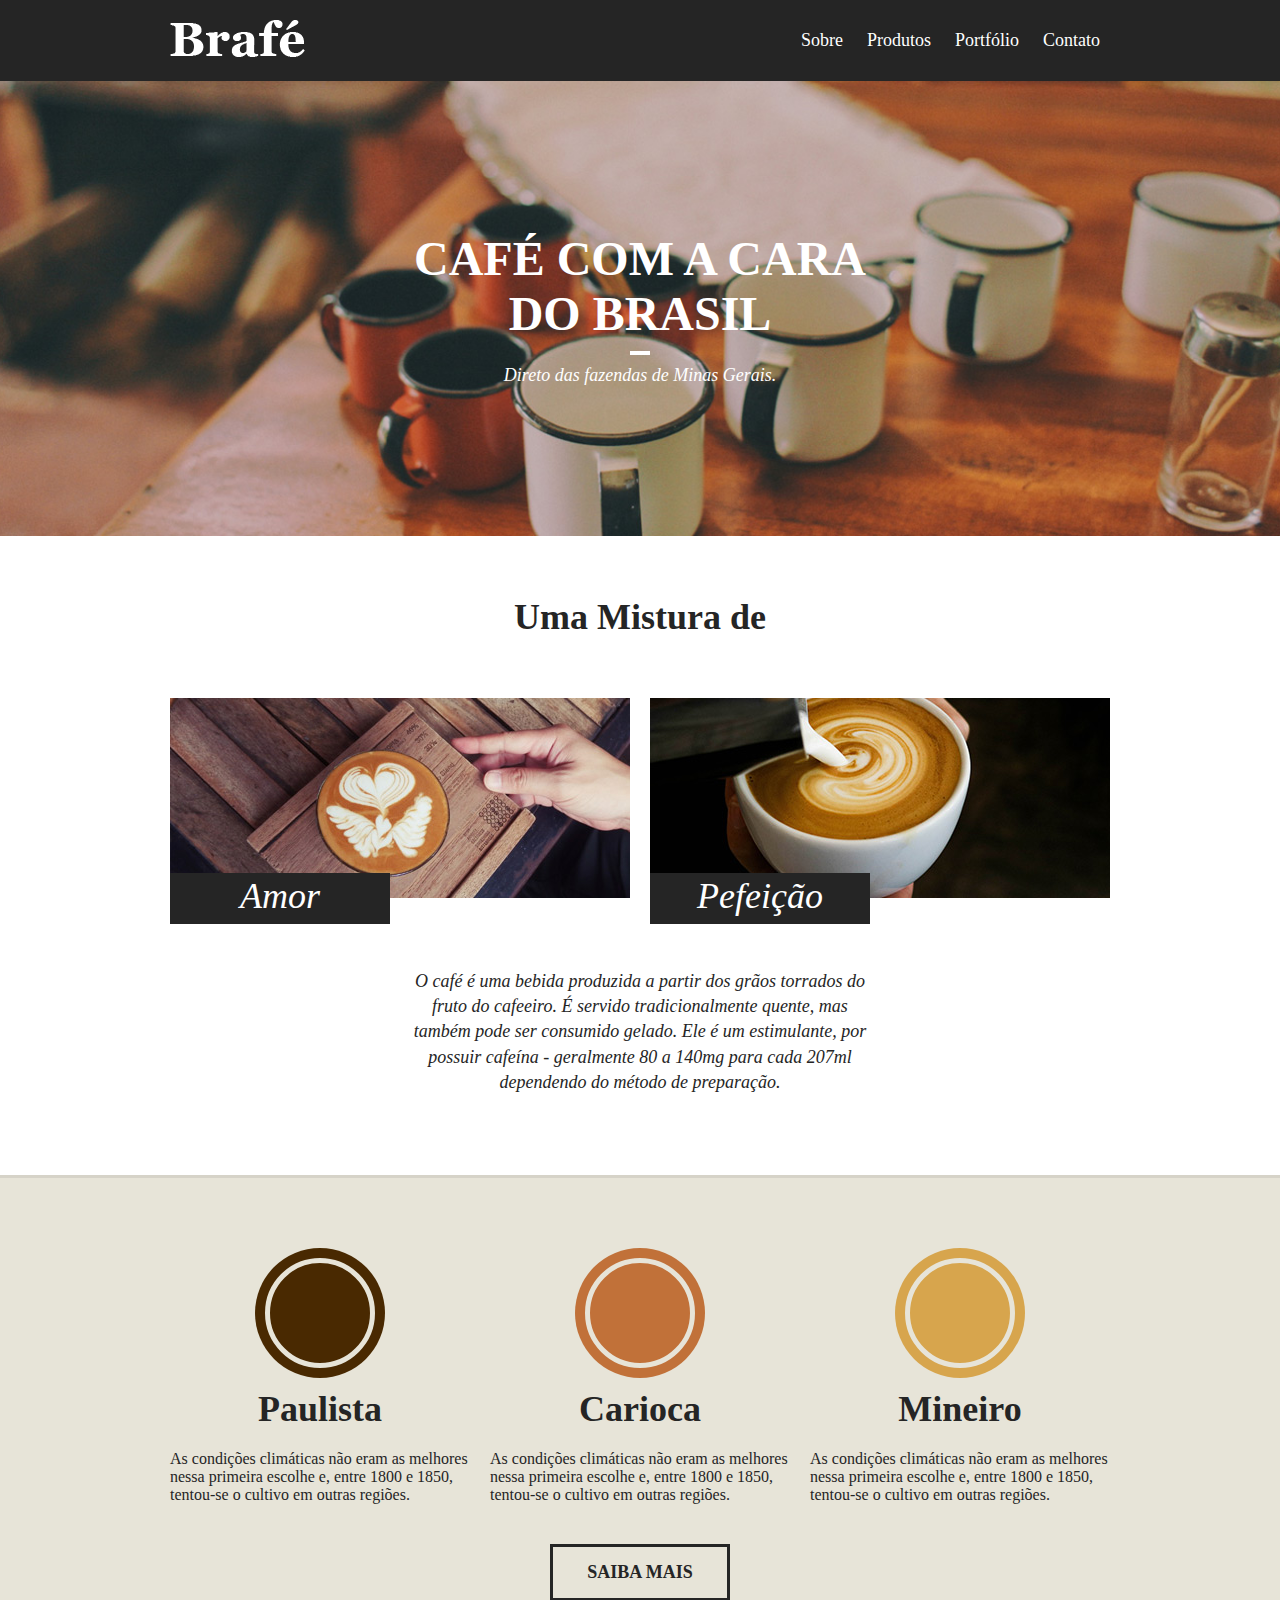
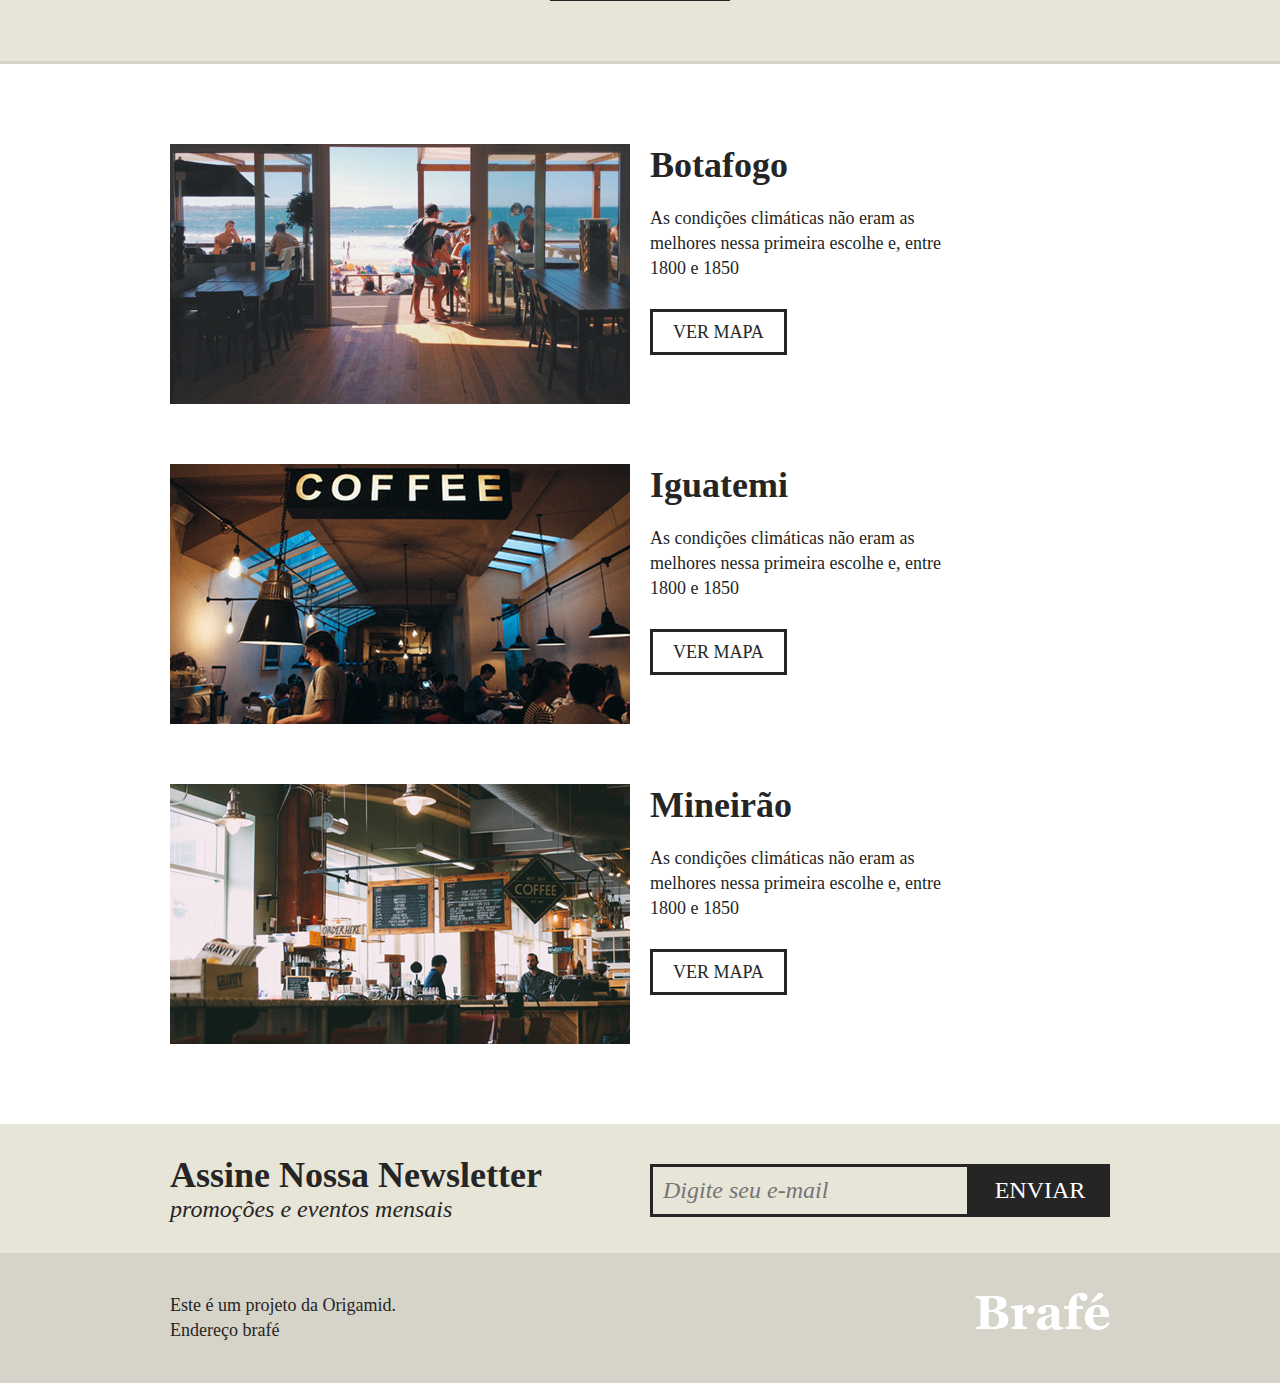
<file: index.html>
<!DOCTYPE html>
<html lang="pt-br">
<head>
  <meta charset="UTF-8">
  <meta name="viewport" content="width=device-width, initial-scale=1.0">
  <title>Brafé 1</title>

  <link rel="stylesheet" type="text/css" href="css/style.css">
</head>
<body>
  <header class="menu">
    <div class="menu-container">
      <a href="#" class="menu-logo"><img src="./img/brafe.png" alt="Brafé"></a>
      <nav class="menu-nav">
        <ul>
          <li><a href="#">Sobre</a></li>
          <li><a href="#">Produtos</a></li>
          <li><a href="#">Portfólio</a></li>
          <li><a href="#">Contato</a></li>
         </ul>
      </nav>
    </div>
  </header>

  <main class="intro">
    <h1>Café com a cara<br>do Brasil</h1>
    <p>Direto das fazendas de Minas Gerais.</p>
  </main>
  
  <section class="sobre">
    <h2> Uma Mistura de</h2>
    <div class="sobre-container">
      <div class="sobre-item">
        <img src="./img/cafe-1.jpg" alt="Brafé café 1">
        <h3>Amor</h3>
      </div>
      <div class="sobre-item">
        <img src="./img/cafe-2.jpg" alt="Brafé café 2">
        <h3>Pefeição</h3>
      </div>
    </div>
    <p>O café é uma bebida produzida a partir dos grãos torrados do fruto do cafeeiro. É servido tradicionalmente quente, mas também pode ser consumido gelado. Ele é um estimulante, por possuir cafeína - geralmente 80 a 140mg para cada 207ml dependendo do método de preparação.</p>
  </section>

  <section class="produtos">
    <div class="produtos-container">
      <div class="produtos-item">
        <h2 class="produtos-paulista">Paulista</h2>
        <p>As condições climáticas não eram as melhores nessa primeira escolhe e, entre 1800 e 1850, tentou-se o cultivo em outras regiões.</p>
      </div>
      
      <div class="produtos-item">
        <h2 class="produtos-carioca">Carioca</h2>
        <p>As condições climáticas não eram as melhores nessa primeira escolhe e, entre 1800 e 1850, tentou-se o cultivo em outras regiões.</p>
      </div>

      <div class="produtos-item">
        <h2 class="produtos-mineiro">Mineiro</h2>
        <p>As condições climáticas não eram as melhores nessa primeira escolhe e, entre 1800 e 1850, tentou-se o cultivo em outras regiões.</p>
      </div>
    </div>
    <a class="produtos-btn" href="#">Saiba Mais</a>
  </section>

  <section class="locais">
    <div class="locais-item">
      <img src="./img/botafogo.jpg" alt="Unidade Brafé Botafogo">
      <div>
        <h2>Botafogo</h2>
        <p>As condições climáticas não eram as melhores nessa primeira escolhe e, entre 1800 e 1850</p>
        <a href="#">Ver mapa</a>
      </div>
    </div>

    <div class="locais-item">
      <img src="./img/iguatemi.jpg" alt="Unidade Brafé Iguatemi">
      <div>
        <h2>Iguatemi</h2>
        <p>As condições climáticas não eram as melhores nessa primeira escolhe e, entre 1800 e 1850</p>
        <a href="#">Ver mapa</a>
      </div>
    </div>

    <div class="locais-item">
      <img src="./img/mineirao.jpg" alt="Unidade Brafé Mineirão">
      <div>
        <h2>Mineirão</h2>
        <p>As condições climáticas não eram as melhores nessa primeira escolhe e, entre 1800 e 1850</p>
        <a href="#">Ver mapa</a>
      </div>
    </div>
  </section>

  <section class="assine">
    <div class="assine-container">
      <div class="assine-info">
        <h2>Assine Nossa Newsletter</h2>
        <p>promoções e eventos mensais</p>
      </div>

      <form>
        <label for="email">E-mail</label>
        <input type="text" name="email" id="email" placeholder="Digite seu e-mail">
        <button type="submit">Enviar</button>
      </form>
    </div>
  </section>

  <footer class="footer">
    <div class="footer-container">
      <p>Este é um projeto da Origamid.<br>
      Endereço brafé</p>
      <img src="./img/brafe.png" alt="Brafé">
    </div>
  </footer>

</body>
</html>
</file>
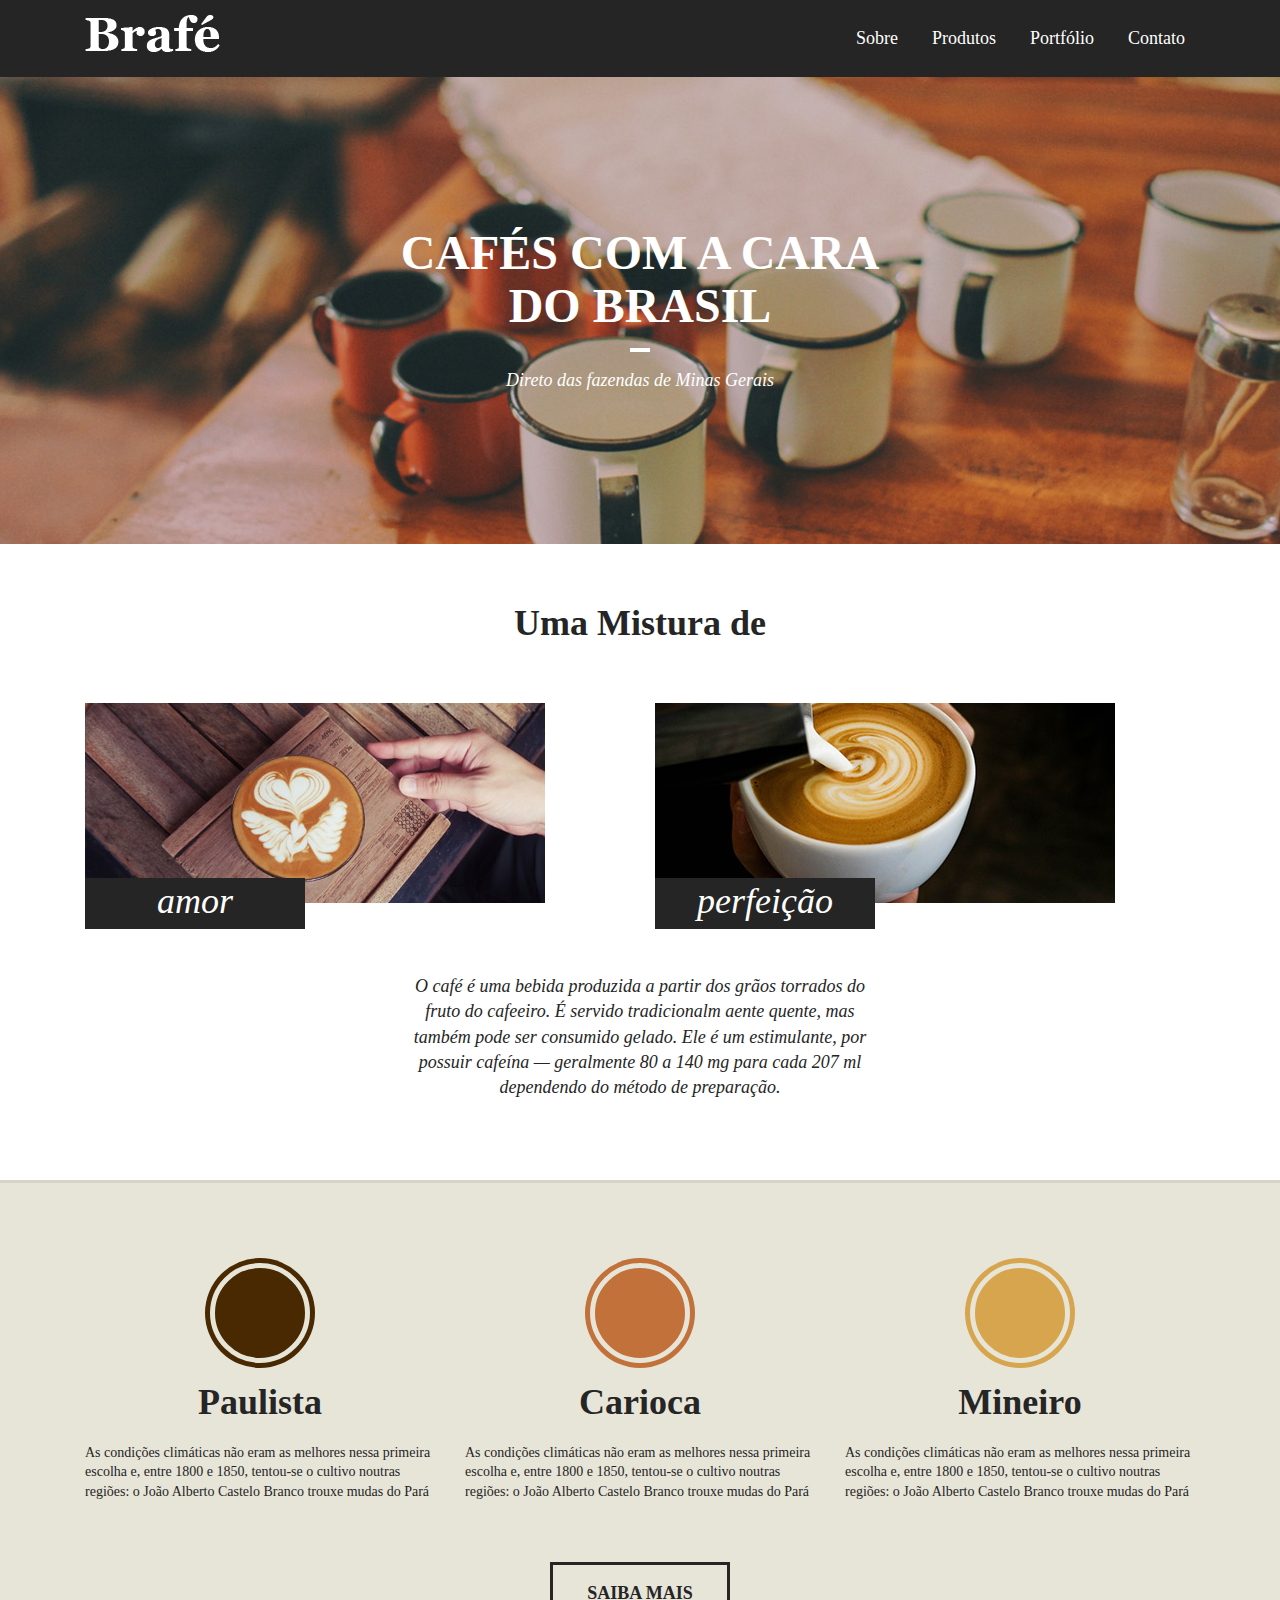
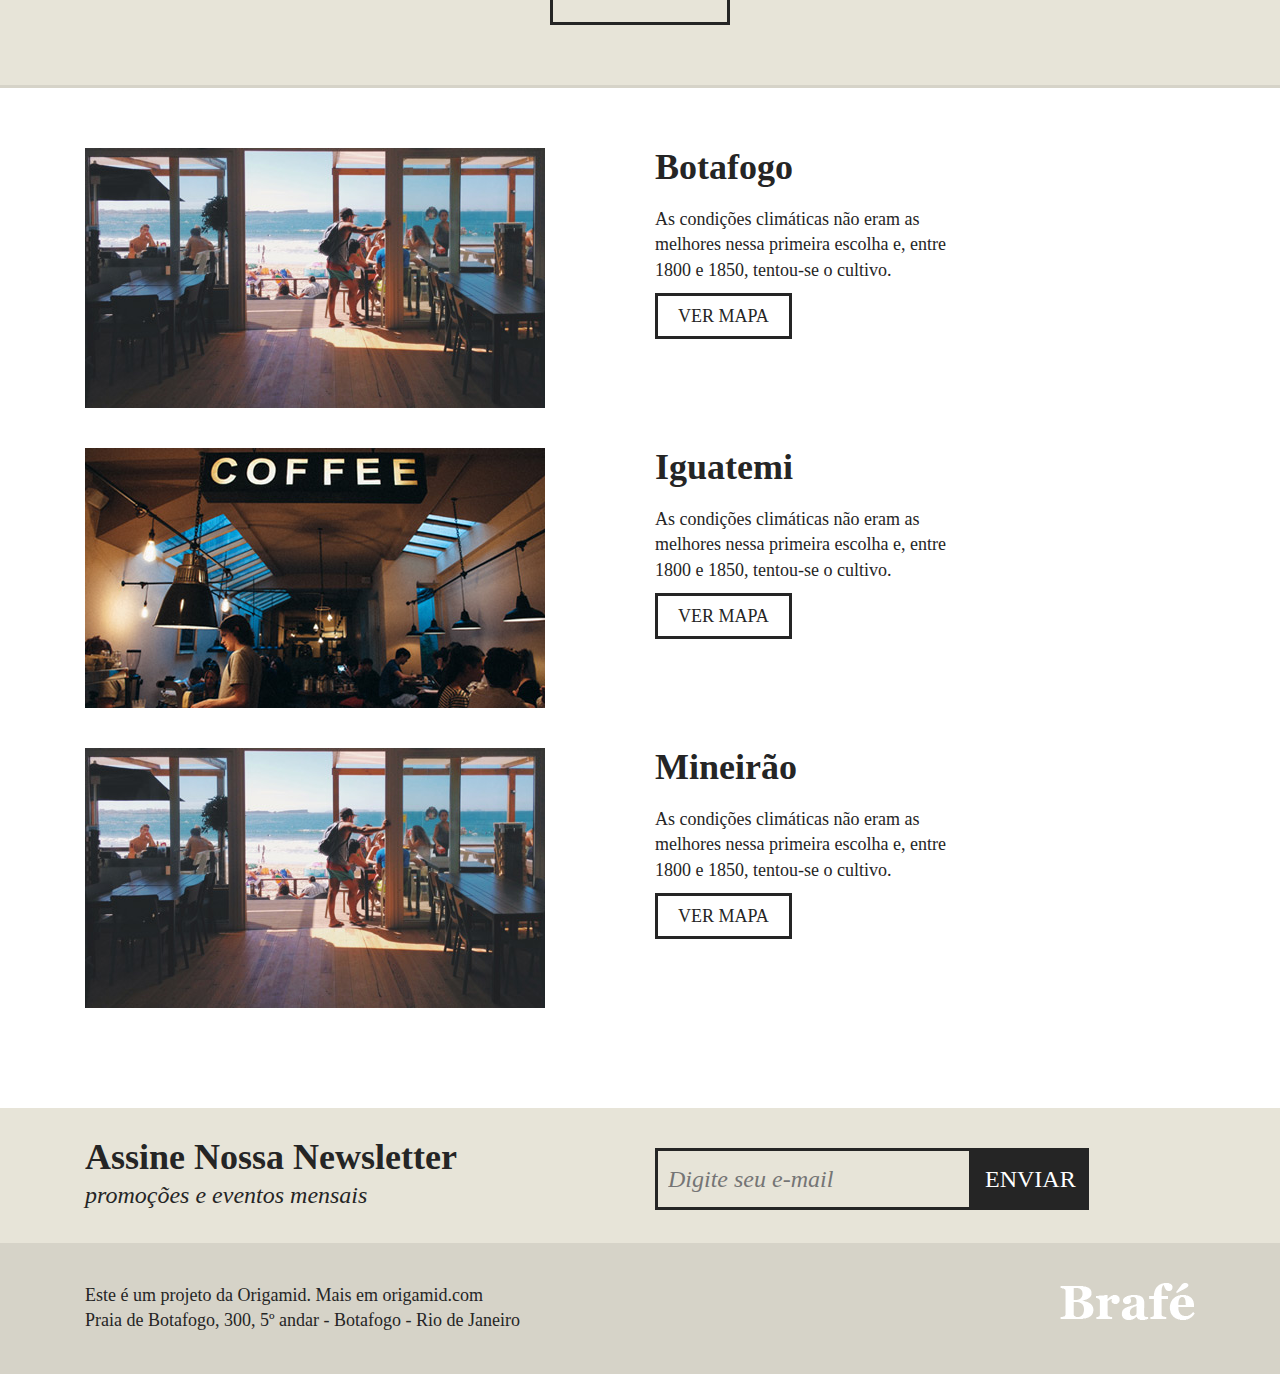
<file: brafe-1-bootstrap/index.html>
<!DOCTYPE html>
<html>
<head>
	<title>Brafé 1</title>
	<meta charset="utf-8">
	<meta name="viewport" content="width=device-width, initial-scale=1, shrink-to-fit=no">
	<link rel="stylesheet" type="text/css" href="css/bootstrap.min.css">
	<link rel="stylesheet" type="text/css" href="css/style.css">
</head>
<body>
	
	<header class="menu">
		<div class="container">
			<div class="row">
				<a class="menu-logo col-md-4" href="#"><img src="img/brafe.png" alt="Brafé"></a>	
				<nav class="menu-nav col-md-8">
					<ul>
						<li><a href="#">Sobre</a></li>
						<li><a href="#">Produtos</a></li>
						<li><a href="#">Portfólio</a></li>
						<li><a href="#">Contato</a></li>
					</ul>
				</nav>
			</div>
		</div>
	</header>
	
	<main class="intro">
		<h1>Cafés com a cara<br>do Brasil</h1>
		<p>Direto das fazendas de Minas Gerais</p>
	</main>
	
	<section class="sobre container">
		<h2>Uma Mistura de</h2>
		<div class="row">
			<div class="sobre-item col-sm">
				<img src="img/cafe-1.jpg">
				<h3>amor</h3>
			</div>
			<div class="sobre-item col-sm">
				<img src="img/cafe-2.jpg">
				<h3>perfeição</h3>
			</div>
		</div>
		<p>O café é uma bebida produzida a partir dos grãos torrados do fruto do cafeeiro. É servido tradicionalm
aente quente, mas também pode ser consumido gelado. Ele é um estimulante, por possuir cafeína — geralmente 80 a 140 mg para cada 207 ml dependendo do método de preparação.</p>
	</section>
	
	<section class="produtos">
		<div class="container">
			<div class="row">
				<div class="produtos-item col-sm">
					<h2 class="produtos-paulista">Paulista</h2>
					<p>As condições climáticas não eram as melhores nessa primeira escolha e, entre 1800 e 1850, tentou-se o cultivo noutras regiões: o João Alberto Castelo Branco trouxe mudas do Pará</p>
				</div>
				<div class="produtos-item col-sm">
					<h2 class="produtos-carioca">Carioca</h2>
					<p>As condições climáticas não eram as melhores nessa primeira escolha e, entre 1800 e 1850, tentou-se o cultivo noutras regiões: o João Alberto Castelo Branco trouxe mudas do Pará</p>
				</div>
				<div class="produtos-item col-sm">
					<h2 class="produtos-mineiro">Mineiro</h2>
					<p>As condições climáticas não eram as melhores nessa primeira escolha e, entre 1800 e 1850, tentou-se o cultivo noutras regiões: o João Alberto Castelo Branco trouxe mudas do Pará</p>
				</div>
			</div>
			<a class="produtos-btn" href="#">Saiba Mais</a>
		</div>
	</section>
	
	<section class="locais container">
		<div class="locais-item row">
			<div class="col-sm">
				<img src="img/botafogo.jpg" alt="Brafé unidade Botafogo">
			</div>
			<div class="col-sm">
				<h2>Botafogo</h2>
				<p>As condições climáticas não eram as melhores nessa primeira escolha e, entre 1800 e 1850, tentou-se o cultivo.</p>
				<a href="#">Ver Mapa</a>
			</div>
		</div>
		
		<div class="locais-item row">
			<div class="col-sm">
				<img src="img/iguatemi.jpg" alt="Brafé unidade Iguatemi">
			</div>
			<div class="col-sm">
				<h2>Iguatemi</h2>
				<p>As condições climáticas não eram as melhores nessa primeira escolha e, entre 1800 e 1850, tentou-se o cultivo.</p>
				<a href="#">Ver Mapa</a>
			</div>
		</div>
		
		<div class="locais-item row">
			<div class="col-sm">
				<img src="img/botafogo.jpg" alt="Brafé unidade Mineirão">
			</div>
			<div class="col-sm">
				<h2>Mineirão</h2>
				<p>As condições climáticas não eram as melhores nessa primeira escolha e, entre 1800 e 1850, tentou-se o cultivo.</p>
				<a href="#">Ver Mapa</a>
			</div>
		</div>
	
	</section>
	
	<section class="assine">
		<div class="container">
			<div class="row">
				<div class="assine-info col-sm">
					<h2>Assine Nossa Newsletter</h2>
					<p>promoções e eventos mensais</p>
				</div>
				<form class="col-sm">
					<label>E-mail</label>
					<input type="text" placeholder="Digite seu e-mail">
					<button type="submit">Enviar</button>
				</form>
			</div>
		</div>
	</section>
	
	<footer class="footer">
		<div class="container">
			<div class="row">
				<p class="col-sm-8">Este é um projeto da Origamid. Mais em origamid.com<br>Praia de Botafogo, 300, 5º andar - Botafogo - Rio de Janeiro</p>
				<div class="col-sm">
					<img src="img/brafe.png" alt="Brafé">
				</div>
			</div>
		</div>
	</footer>
	
</body>
</html>
</file>
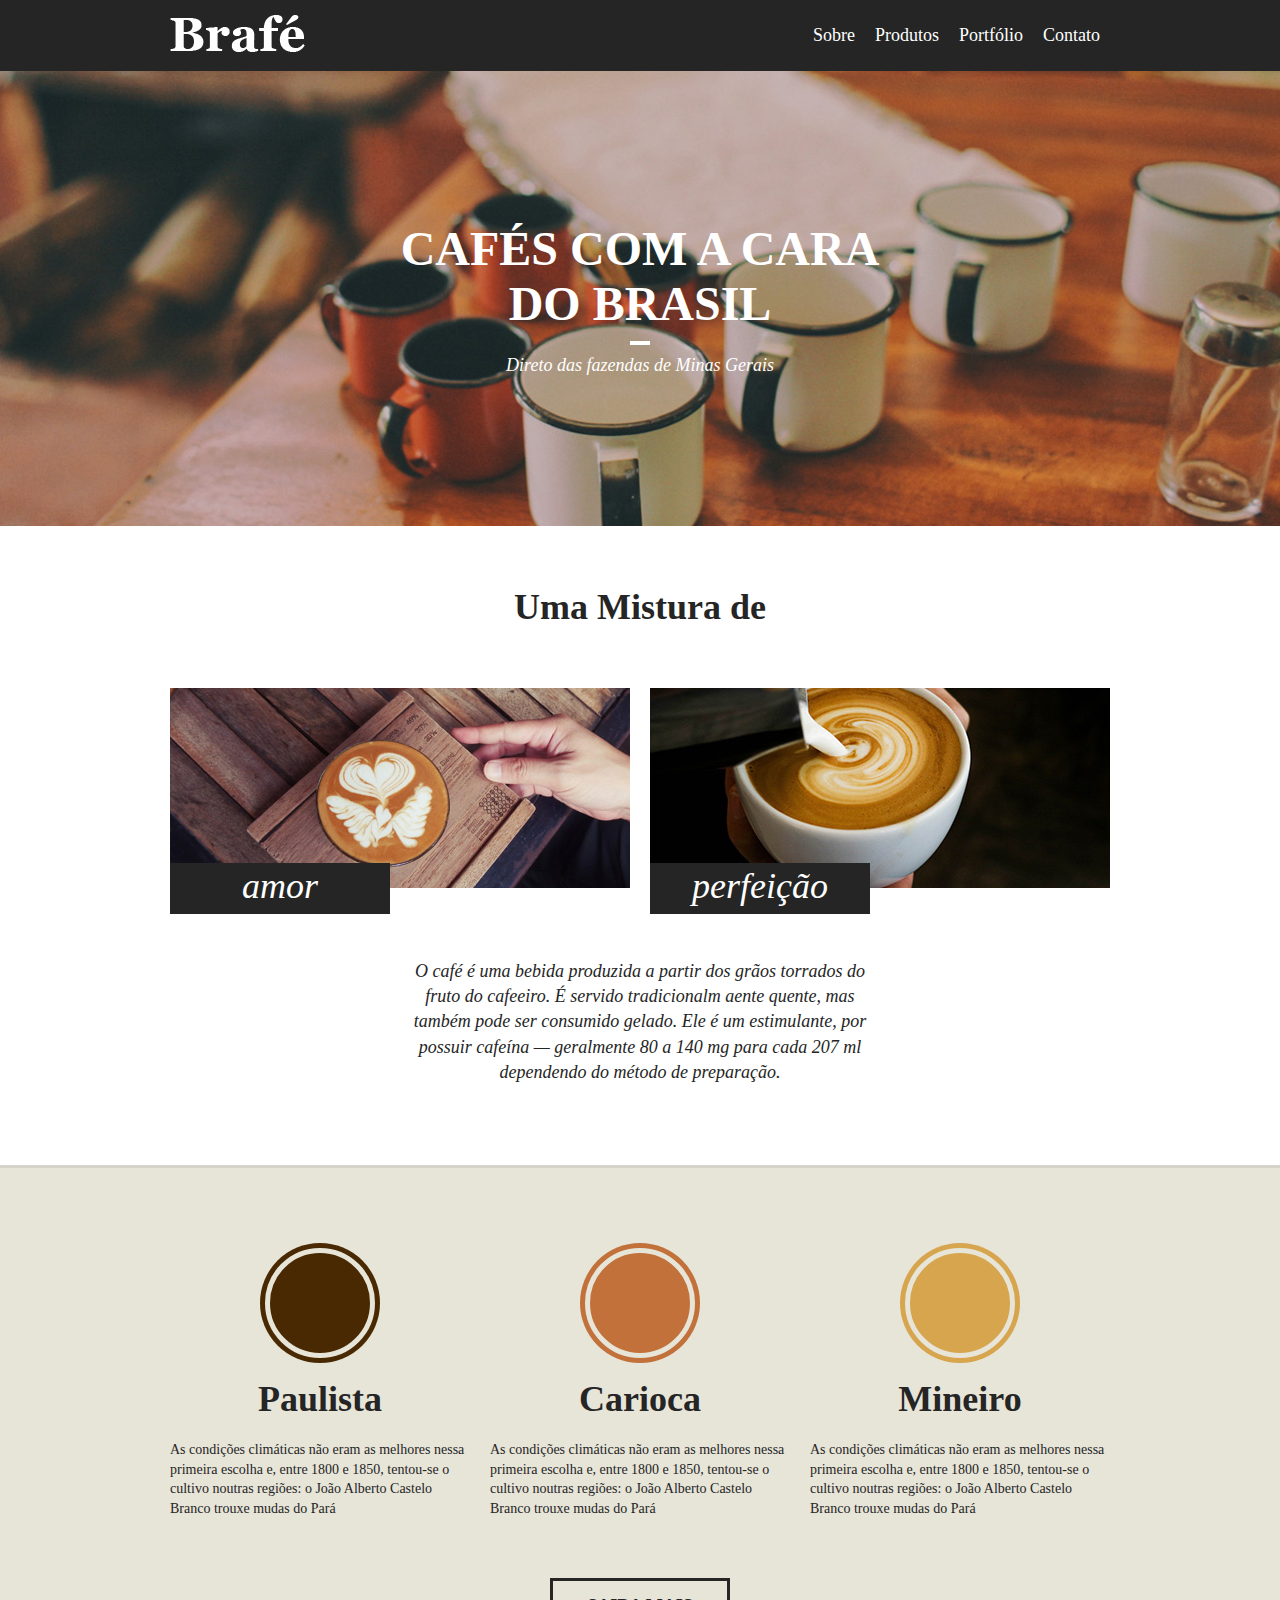
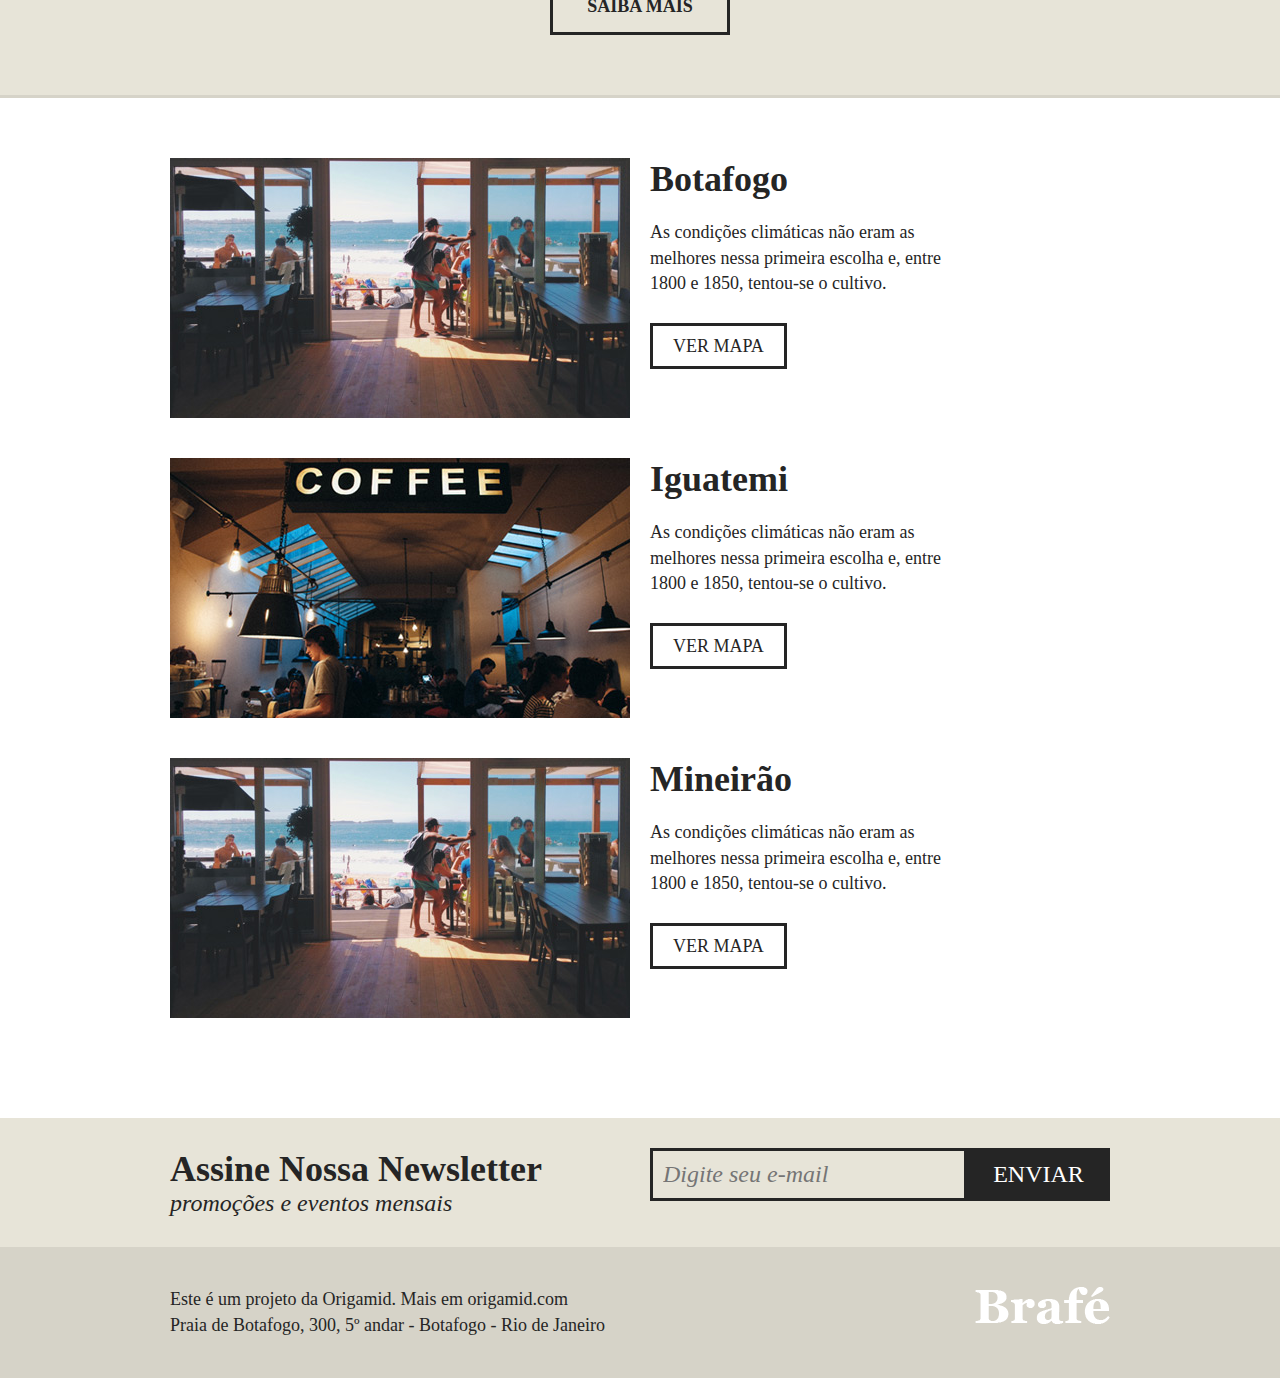
<file: brafe-1-flexbox-inicio/index.html>
<!DOCTYPE html>
<html>
<head>
	<title>Brafé 1</title>
	<meta charset="utf-8">
	<meta name="viewport" content="width=device-width, initial-scale=1, shrink-to-fit=no">
	<link rel="stylesheet" type="text/css" href="css/style.css">
</head>
<body>
	
	<header class="menu">
		<div class="container">
			<a class="menu-logo" href="#"><img src="img/brafe.png" alt="Brafé"></a>	
			<nav class="menu-nav">
				<ul>
					<li><a href="#">Sobre</a></li>
					<li><a href="#">Produtos</a></li>
					<li><a href="#">Portfólio</a></li>
					<li><a href="#">Contato</a></li>
				</ul>
			</nav>
		</div>
	</header>
	
	<main class="intro">
		<h1>Cafés com a cara<br>do Brasil</h1>
		<p>Direto das fazendas de Minas Gerais</p>
	</main>
	
	<section class="sobre">
		<h2>Uma Mistura de</h2>
		<div class="container">
			<div class="sobre-item">
				<img src="img/cafe-1.jpg">
				<h3>amor</h3>
			</div>
			<div class="sobre-item">
				<img src="img/cafe-2.jpg">
				<h3>perfeição</h3>
			</div>
		</div>
		<p>O café é uma bebida produzida a partir dos grãos torrados do fruto do cafeeiro. É servido tradicionalm
aente quente, mas também pode ser consumido gelado. Ele é um estimulante, por possuir cafeína — geralmente 80 a 140 mg para cada 207 ml dependendo do método de preparação.</p>
	</section>
	
	<section class="produtos">
		<div class="container">
			<div class="produtos-item">
				<h2 class="produtos-paulista">Paulista</h2>
				<p>As condições climáticas não eram as melhores nessa primeira escolha e, entre 1800 e 1850, tentou-se o cultivo noutras regiões: o João Alberto Castelo Branco trouxe mudas do Pará</p>
			</div>
			<div class="produtos-item">
				<h2 class="produtos-carioca">Carioca</h2>
				<p>As condições climáticas não eram as melhores nessa primeira escolha e, entre 1800 e 1850, tentou-se o cultivo noutras regiões: o João Alberto Castelo Branco trouxe mudas do Pará</p>
			</div>
			<div class="produtos-item">
				<h2 class="produtos-mineiro">Mineiro</h2>
				<p>As condições climáticas não eram as melhores nessa primeira escolha e, entre 1800 e 1850, tentou-se o cultivo noutras regiões: o João Alberto Castelo Branco trouxe mudas do Pará</p>
			</div>
		</div>
		<a class="produtos-btn" href="#">Saiba Mais</a>
	</section>
	
	<section class="locais">
		<div class="locais-item container">
			<div class="locais-img">
				<img src="img/botafogo.jpg" alt="Brafé unidade Botafogo">
			</div>
			<div class="locais-info">
				<h2>Botafogo</h2>
				<p>As condições climáticas não eram as melhores nessa primeira escolha e, entre 1800 e 1850, tentou-se o cultivo.</p>
				<a href="#">Ver Mapa</a>
			</div>
		</div>
		
		<div class="locais-item container">
			<div class="locais-img">
				<img src="img/iguatemi.jpg" alt="Brafé unidade Iguatemi">
			</div>
			<div class="locais-info">
				<h2>Iguatemi</h2>
				<p>As condições climáticas não eram as melhores nessa primeira escolha e, entre 1800 e 1850, tentou-se o cultivo.</p>
				<a href="#">Ver Mapa</a>
			</div>
		</div>
		
		<div class="locais-item container">
			<div class="locais-img">
				<img src="img/botafogo.jpg" alt="Brafé unidade Mineirão">
			</div>
			<div class="locais-info">
				<h2>Mineirão</h2>
				<p>As condições climáticas não eram as melhores nessa primeira escolha e, entre 1800 e 1850, tentou-se o cultivo.</p>
				<a href="#">Ver Mapa</a>
			</div>
		</div>
	
	</section>
	
	<section class="assine">
		<div class="container">
			<div class="assine-info">
				<h2>Assine Nossa Newsletter</h2>
				<p>promoções e eventos mensais</p>
			</div>
			<form>
				<label>E-mail</label>
				<input type="text" placeholder="Digite seu e-mail">
				<button type="submit">Enviar</button>
			</form>
		</div>
	</section>
	
	<footer class="footer">
		<div class="container">
			<p>Este é um projeto da Origamid. Mais em origamid.com<br>Praia de Botafogo, 300, 5º andar - Botafogo - Rio de Janeiro</p>
			<div class="footer-img">
				<img src="img/brafe.png" alt="Brafé">
			</div>
		</div>
	</footer>
	
</body>
</html>
</file>
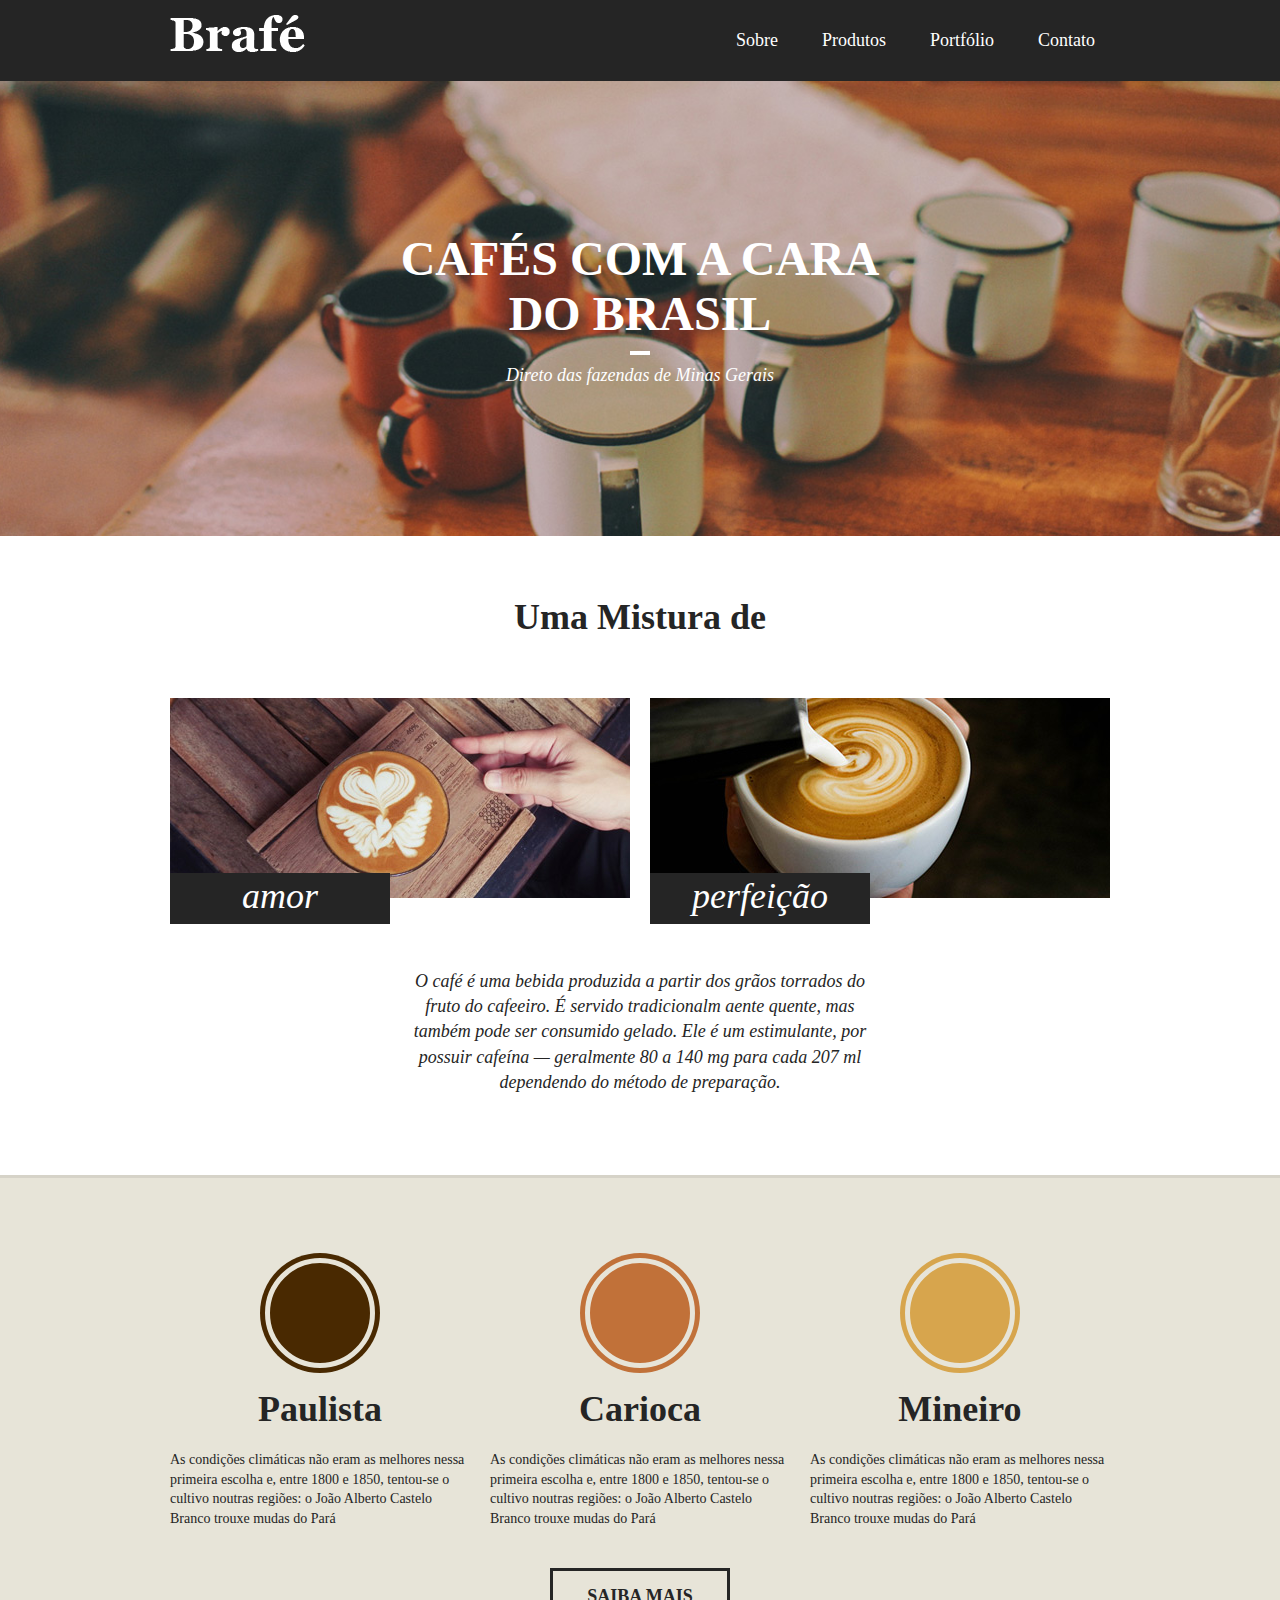
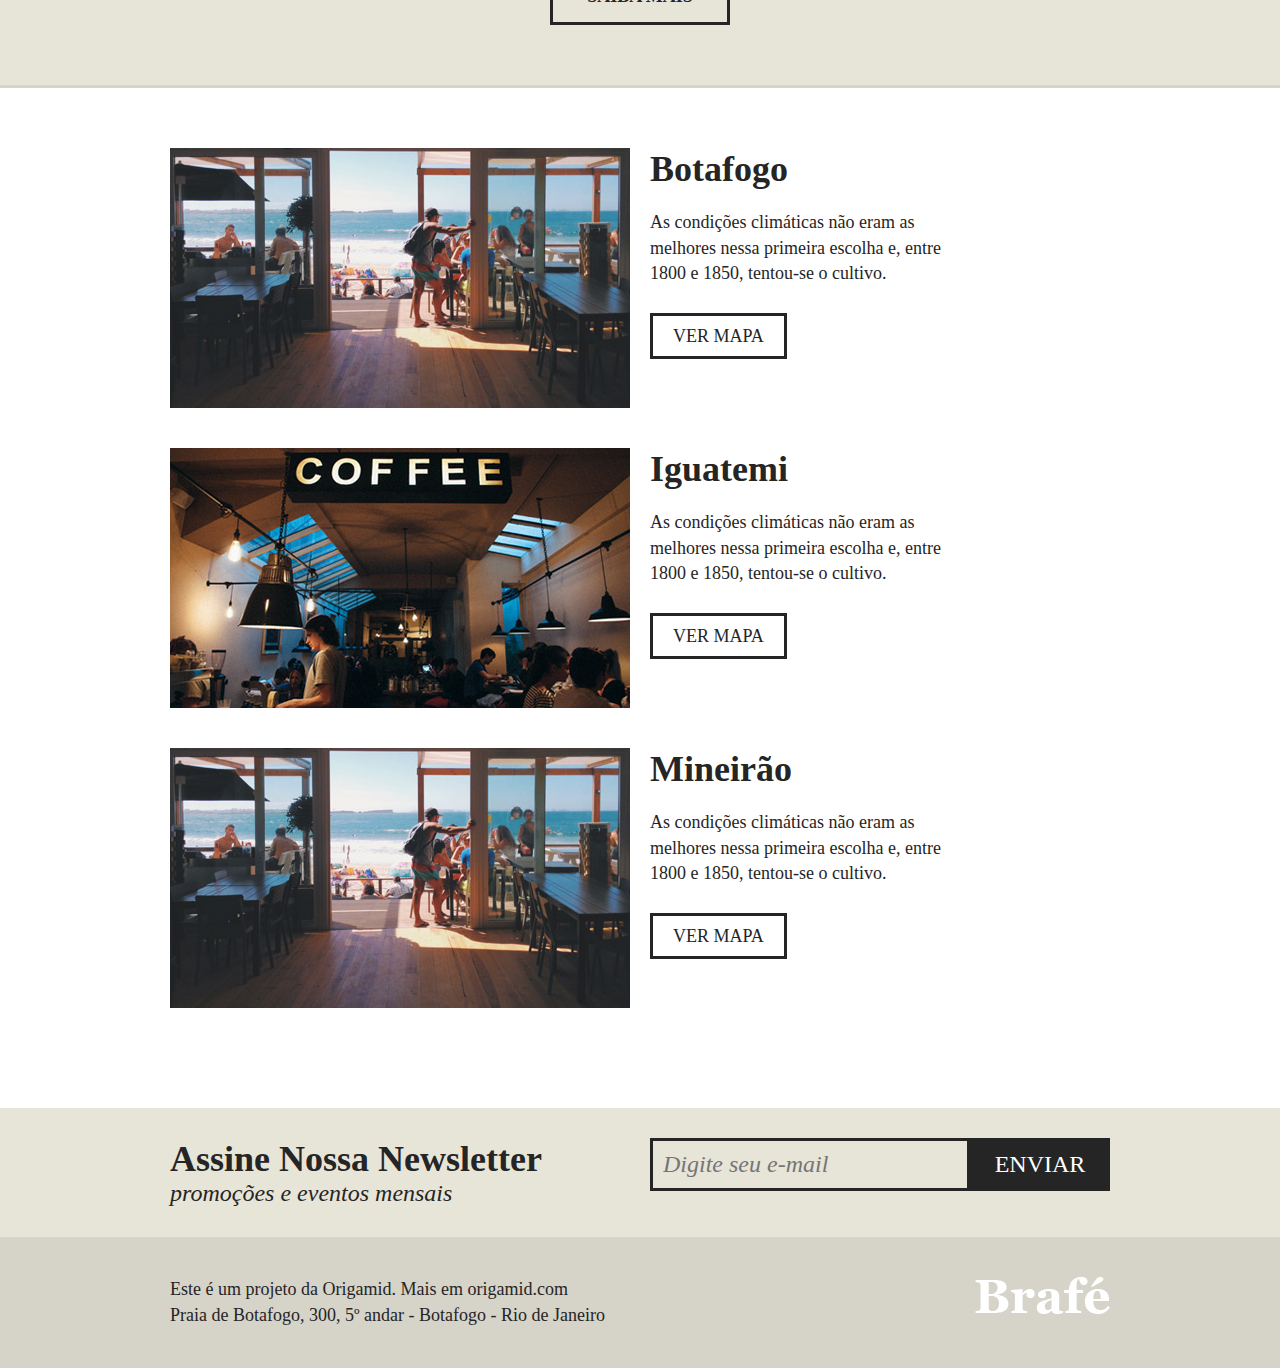
<file: brafe-1-grid/index.html>
<!DOCTYPE html>
<html>
<head>
	<title>Brafé 1</title>
	<meta charset="utf-8">
	<meta name="viewport" content="width=device-width, initial-scale=1, shrink-to-fit=no">
	
	<link rel="stylesheet" type="text/css" href="./css/grid.css">
	<link rel="stylesheet" type="text/css" href="css/style.css">
</head>
<body>
	
	<header class="menu">
		<div class="container">
			<a class="menu-logo grid-4" href="#"><img src="img/brafe.png" alt="Brafé"></a>	
			<nav class="menu-nav grid-8">
				<ul>
					<li><a href="#">Sobre</a></li>
					<li><a href="#">Produtos</a></li>
					<li><a href="#">Portfólio</a></li>
					<li><a href="#">Contato</a></li>
				</ul>
			</nav>
		</div>
	</header>
	
	<main class="intro">
		<h1>Cafés com a cara<br>do Brasil</h1>
		<p>Direto das fazendas de Minas Gerais</p>
	</main>
	
	<section class="sobre">
		<h2>Uma Mistura de</h2>
		<div class="container">
			<div class="sobre-item grid-6">
				<img src="img/cafe-1.jpg">
				<h3>amor</h3>
			</div>
			<div class="sobre-item grid-6">
				<img src="img/cafe-2.jpg">
				<h3>perfeição</h3>
			</div>
		</div>
		<p>O café é uma bebida produzida a partir dos grãos torrados do fruto do cafeeiro. É servido tradicionalm
aente quente, mas também pode ser consumido gelado. Ele é um estimulante, por possuir cafeína — geralmente 80 a 140 mg para cada 207 ml dependendo do método de preparação.</p>
	</section>
	
	<section class="produtos">
		<div class="container">
			<div class="produtos-item grid-4">
				<h2 class="produtos-paulista">Paulista</h2>
				<p>As condições climáticas não eram as melhores nessa primeira escolha e, entre 1800 e 1850, tentou-se o cultivo noutras regiões: o João Alberto Castelo Branco trouxe mudas do Pará</p>
			</div>
			<div class="produtos-item grid-4">
				<h2 class="produtos-carioca">Carioca</h2>
				<p>As condições climáticas não eram as melhores nessa primeira escolha e, entre 1800 e 1850, tentou-se o cultivo noutras regiões: o João Alberto Castelo Branco trouxe mudas do Pará</p>
			</div>
			<div class="produtos-item grid-4">
				<h2 class="produtos-mineiro">Mineiro</h2>
				<p>As condições climáticas não eram as melhores nessa primeira escolha e, entre 1800 e 1850, tentou-se o cultivo noutras regiões: o João Alberto Castelo Branco trouxe mudas do Pará</p>
			</div>
		</div>
		<a class="produtos-btn" href="#">Saiba Mais</a>
	</section>
	
	<section class="locais">
		<div class="locais-item container">
			<div class="grid-6">
				<img src="img/botafogo.jpg" alt="Brafé unidade Botafogo">
			</div>
			<div class="grid-6">
				<h2>Botafogo</h2>
				<p>As condições climáticas não eram as melhores nessa primeira escolha e, entre 1800 e 1850, tentou-se o cultivo.</p>
				<a href="#">Ver Mapa</a>
			</div>
		</div>
		
		<div class="locais-item container">
			<div class="grid-6">
				<img src="img/iguatemi.jpg" alt="Brafé unidade Iguatemi">
			</div>	
			<div class="grid-6">
				<h2>Iguatemi</h2>
				<p>As condições climáticas não eram as melhores nessa primeira escolha e, entre 1800 e 1850, tentou-se o cultivo.</p>
				<a href="#">Ver Mapa</a>
			</div>
		</div>
		
		<div class="locais-item container">
			<div class="grid-6">
				<img src="img/botafogo.jpg" alt="Brafé unidade Mineirão">
			</div>	
			<div class="grid-6">
				<h2>Mineirão</h2>
				<p>As condições climáticas não eram as melhores nessa primeira escolha e, entre 1800 e 1850, tentou-se o cultivo.</p>
				<a href="#">Ver Mapa</a>
			</div>
		</div>
	
	</section>
	
	<section class="assine">
		<div class="container">
			<div class="assine-info grid-6">
				<h2>Assine Nossa Newsletter</h2>
				<p>promoções e eventos mensais</p>
			</div>
			<form class="grid-6">
				<label>E-mail</label>
				<input type="text" placeholder="Digite seu e-mail">
				<button type="submit">Enviar</button>
			</form>
		</div>
	</section>
	
	<footer class="footer">
		<div class="container">
			<p class="grid-8">Este é um projeto da Origamid. Mais em origamid.com<br>Praia de Botafogo, 300, 5º andar - Botafogo - Rio de Janeiro</p>
			<div class="grid-4">
				<img src="img/brafe.png" alt="Brafé">
			</div>
		</div>
	</footer>
	
</body>
</html>
</file>
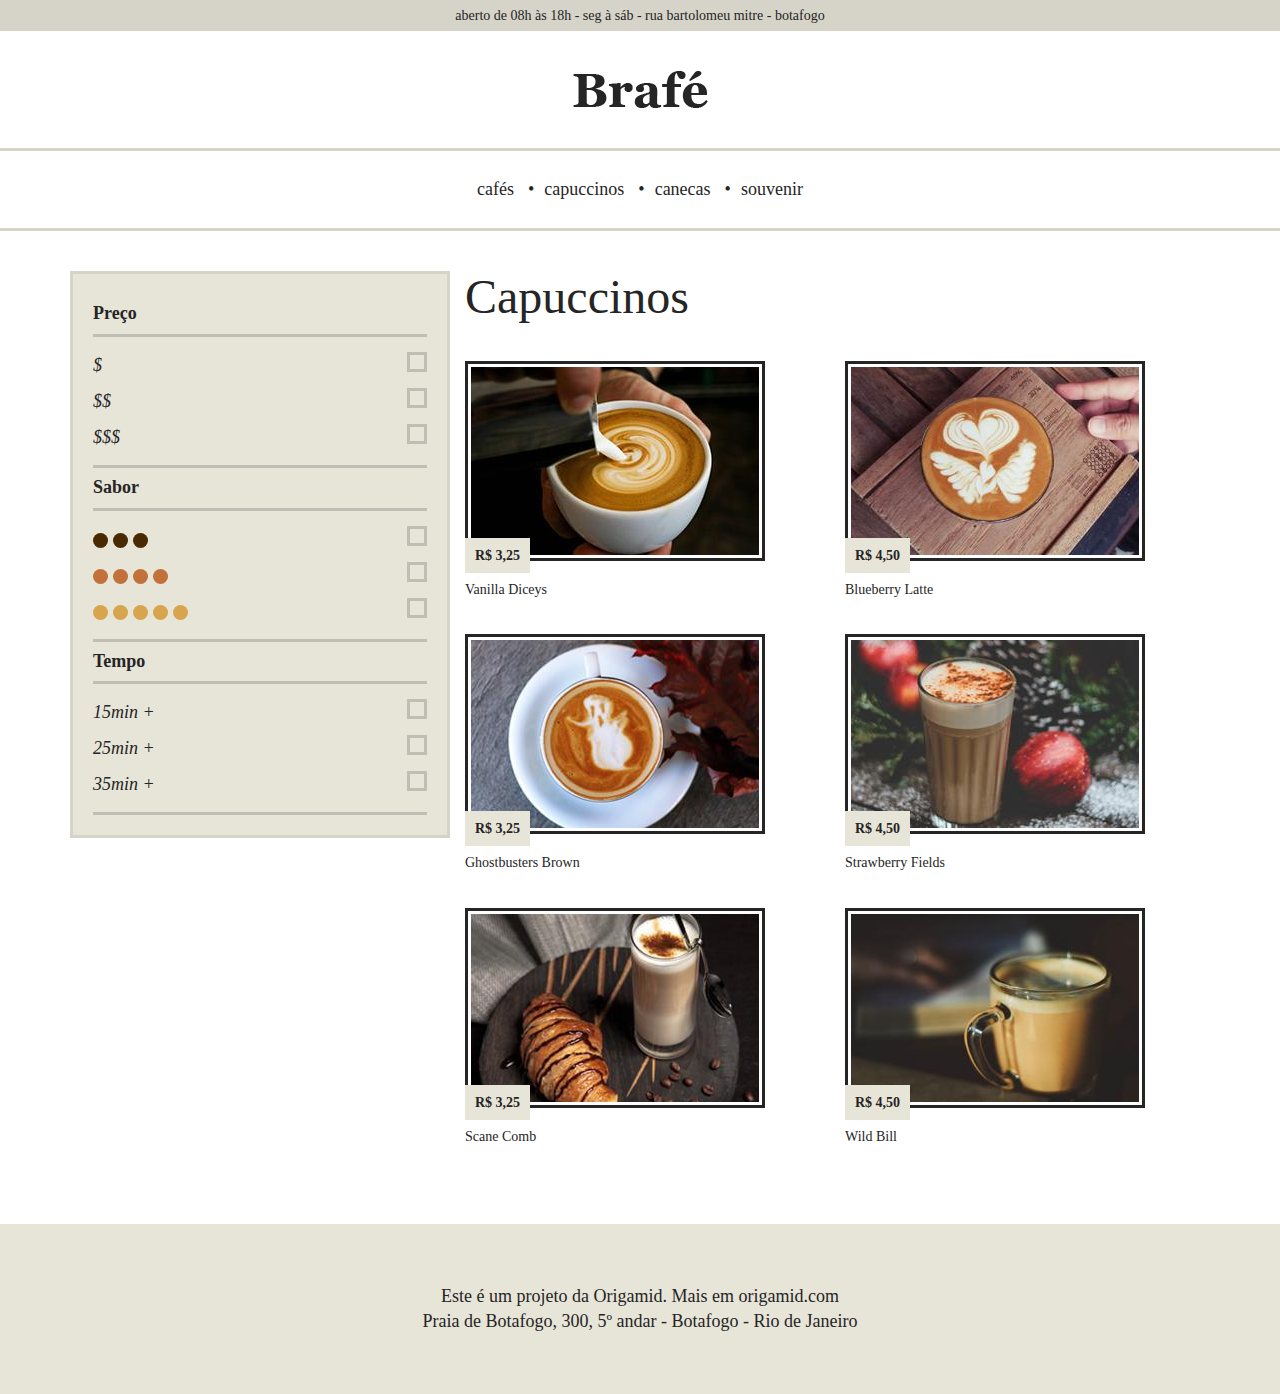
<file: brafe-2-bootstrap-inicio/index.html>
<!DOCTYPE html>
<html>
<head>
	<title>Brafé 2</title>
	<meta charset="utf-8">
	<meta name="viewport" content="width=device-width, initial-scale=1, shrink-to-fit=no">

	<link rel="stylesheet" type="text/css" href="css/bootstrap.min.css">
	<link rel="stylesheet" type="text/css" href="css/style.css">
</head>
<body>
	
	<header>
		<div class="header-informacoes">
			<p>aberto de 08h às 18h - seg à sáb - rua bartolomeu mitre - botafogo</p>
		</div>
		<a class="header-logo" href="index.html">
			<img src="img/brafe.png" alt="Brafé">
		</a>
		<nav class="header-menu">
			<ul>
				<li><a href="#">cafés</a></li>
				<li><a href="#">capuccinos</a></li>
				<li><a href="#">canecas</a></li>
				<li><a href="#">souvenir</a></li>
			</ul>
		</nav>
	</header>
	
	<div class="container">
		<div class="row">
			<nav class="filtro col-md-4">
				<h2>Preço</h2>
				<ul>
					<li>$</li>
					<li>$$</li>
					<li>$$$</li>
				</ul>
				<h2>Sabor</h2>
				<ul class="sabor">
					<li><span class="sabor-3">Marrom</span></li>
					<li><span class="sabor-4">Laranja</span></li>
					<li><span class="sabor-5">Amarelo</span></li>
				</ul>
				<h2>Tempo</h2>
				<ul>
					<li>15min +</li>
					<li>25min +</li>
					<li>35min +</li>
				</ul>
			</nav>
			
			<section class="produtos col-md-8">
				<h1>Capuccinos</h1>
				<ul class="row">
					<li class="col-6">
						<img src="img/cafe-1.jpg" alt="Café 1">
						<span>R$ 3,25</span>
						<h2>Vanilla Diceys</h2>
					</li>
					
					<li class="col-6">
						<img src="img/cafe-2.jpg" alt="Café 1">
						<span>R$ 4,50</span>
						<h2>Blueberry Latte</h2>
					</li>
					
					<li class="col-6">
						<img src="img/cafe-3.jpg" alt="Café 1">
						<span>R$ 3,25</span>
						<h2>Ghostbusters Brown</h2>
					</li>
					
					<li class="col-6"> 
						<img src="img/cafe-4.jpg" alt="Café 1">
						<span>R$ 4,50</span>
						<h2>Strawberry Fields</h2>
					</li>
					
					<li class="col-6">
						<img src="img/cafe-5.jpg" alt="Café 1">
						<span>R$ 3,25</span>
						<h2>Scane Comb</h2>
					</li>
					
					<li class="col-6">
						<img src="img/cafe-6.jpg" alt="Café 1">
						<span>R$ 4,50</span>
						<h2>Wild Bill</h2>
					</li>
				</ul>
			</section>
		</div>
	</div>
	
	<footer class="footer">
		<p>Este é um projeto da Origamid. Mais em origamid.com</p>
		<p>Praia de Botafogo, 300, 5º andar - Botafogo - Rio de Janeiro</p>
	</footer>
	
</body>
</html>
</file>
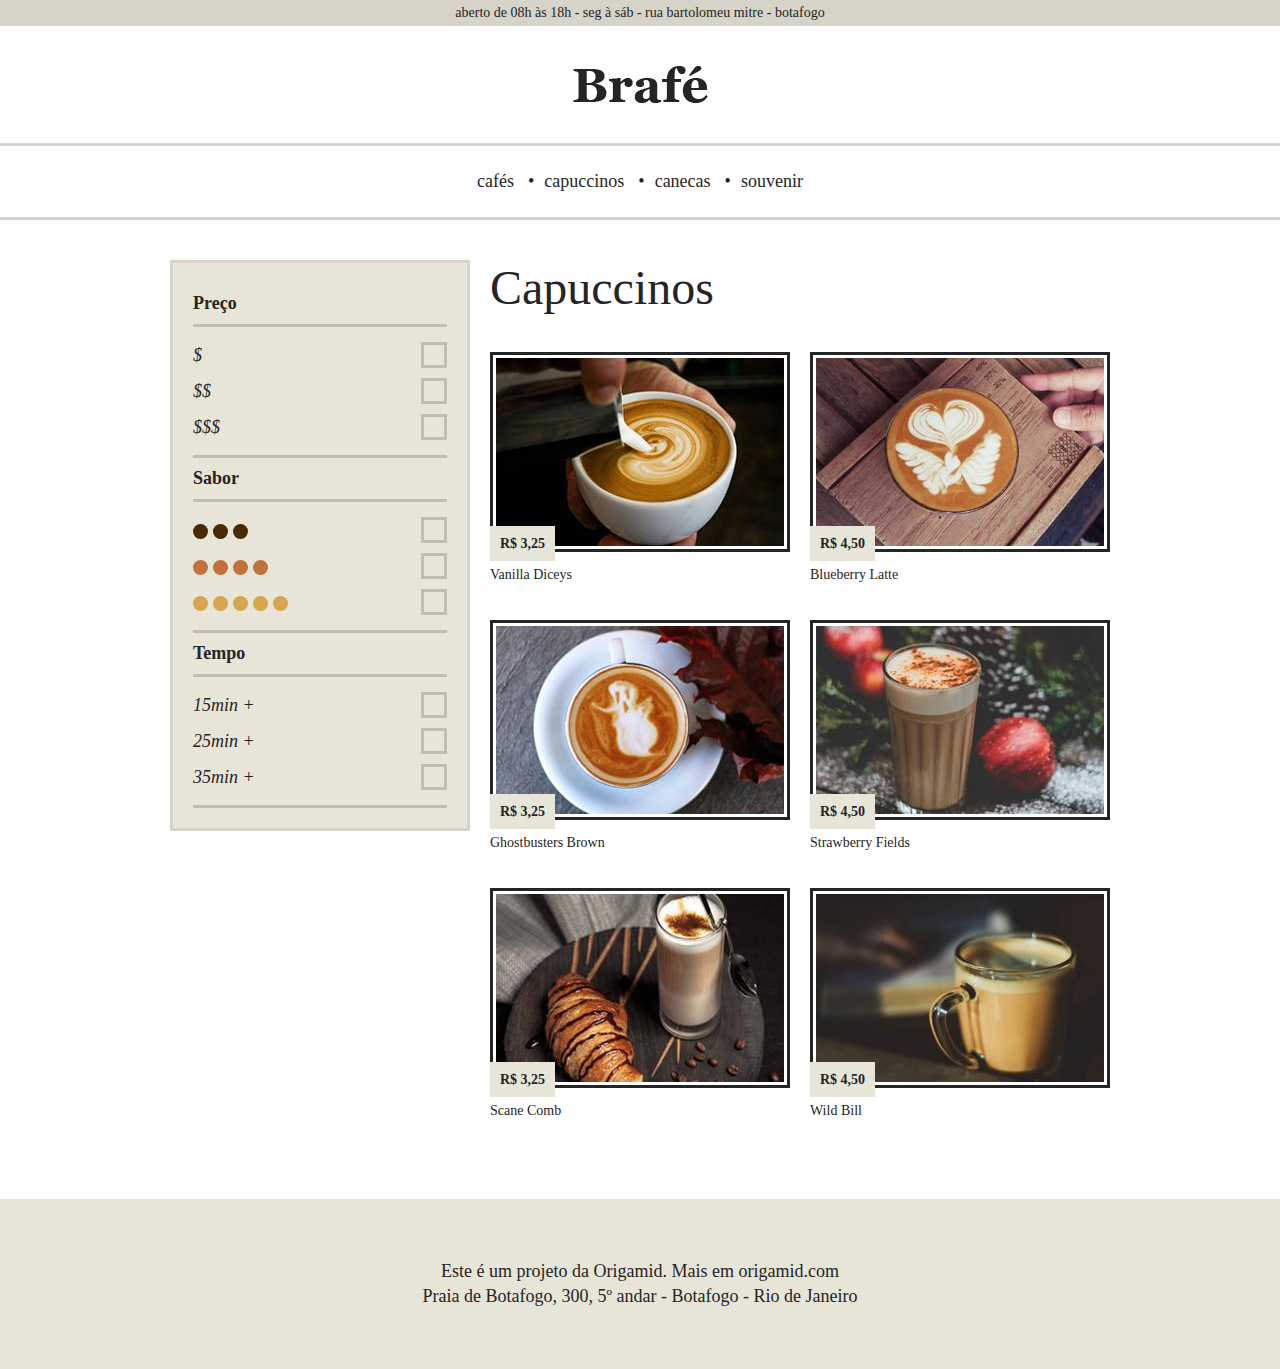
<file: brafe-2-flexbox-inicio/index.html>
<!DOCTYPE html>
<html>
<head>
	<title>Brafé 2</title>
	<meta charset="utf-8">
	<meta name="viewport" content="width=device-width, initial-scale=1, shrink-to-fit=no">

	<link rel="stylesheet" type="text/css" href="css/flex.css">
	<link rel="stylesheet" type="text/css" href="css/style.css">
</head>
<body>
	
	<header>
		<div class="header-informacoes">
			<p>aberto de 08h às 18h - seg à sáb - rua bartolomeu mitre - botafogo</p>
		</div>
		<a class="header-logo" href="index.html">
			<img src="img/brafe.png" alt="Brafé">
		</a>
		<nav class="header-menu">
			<ul>
				<li><a href="#">cafés</a></li>
				<li><a href="#">capuccinos</a></li>
				<li><a href="#">canecas</a></li>
				<li><a href="#">souvenir</a></li>
			</ul>
		</nav>
	</header>
	
	<div class="flex">
		<nav class="filtro flex-item-4">
			<h2>Preço</h2>
			<ul>
				<li>$</li>
				<li>$$</li>
				<li>$$$</li>
			</ul>
			<h2>Sabor</h2>
			<ul class="sabor">
				<li><span class="sabor-3">Marrom</span></li>
				<li><span class="sabor-4">Laranja</span></li>
				<li><span class="sabor-5">Amarelo</span></li>
			</ul>
			<h2>Tempo</h2>
			<ul>
				<li>15min +</li>
				<li>25min +</li>
				<li>35min +</li>
			</ul>
		</nav>
		
		<section class="produtos flex-item-8">
			<h1>Capuccinos</h1>
			<ul class="flex-row">
				<li class="flex-item-6">
					<img src="img/cafe-1.jpg" alt="Café 1">
					<span>R$ 3,25</span>
					<h2>Vanilla Diceys</h2>
				</li>
				
				<li class="flex-item-6">
					<img src="img/cafe-2.jpg" alt="Café 1">
					<span>R$ 4,50</span>
					<h2>Blueberry Latte</h2>
				</li>
				
				<li class="flex-item-6">
					<img src="img/cafe-3.jpg" alt="Café 1">
					<span>R$ 3,25</span>
					<h2>Ghostbusters Brown</h2>
				</li>
				
				<li class="flex-item-6">
					<img src="img/cafe-4.jpg" alt="Café 1">
					<span>R$ 4,50</span>
					<h2>Strawberry Fields</h2>
				</li>
				
				<li class="flex-item-6">
					<img src="img/cafe-5.jpg" alt="Café 1">
					<span>R$ 3,25</span>
					<h2>Scane Comb</h2>
				</li>
				
				<li class="flex-item-6">
					<img src="img/cafe-6.jpg" alt="Café 1">
					<span>R$ 4,50</span>
					<h2>Wild Bill</h2>
				</li>
			</ul>
		</section>
	</div>
	
	<footer class="footer">
		<p>Este é um projeto da Origamid. Mais em origamid.com</p>
		<p>Praia de Botafogo, 300, 5º andar - Botafogo - Rio de Janeiro</p>
	</footer>
	
</body>
</html>
</file>
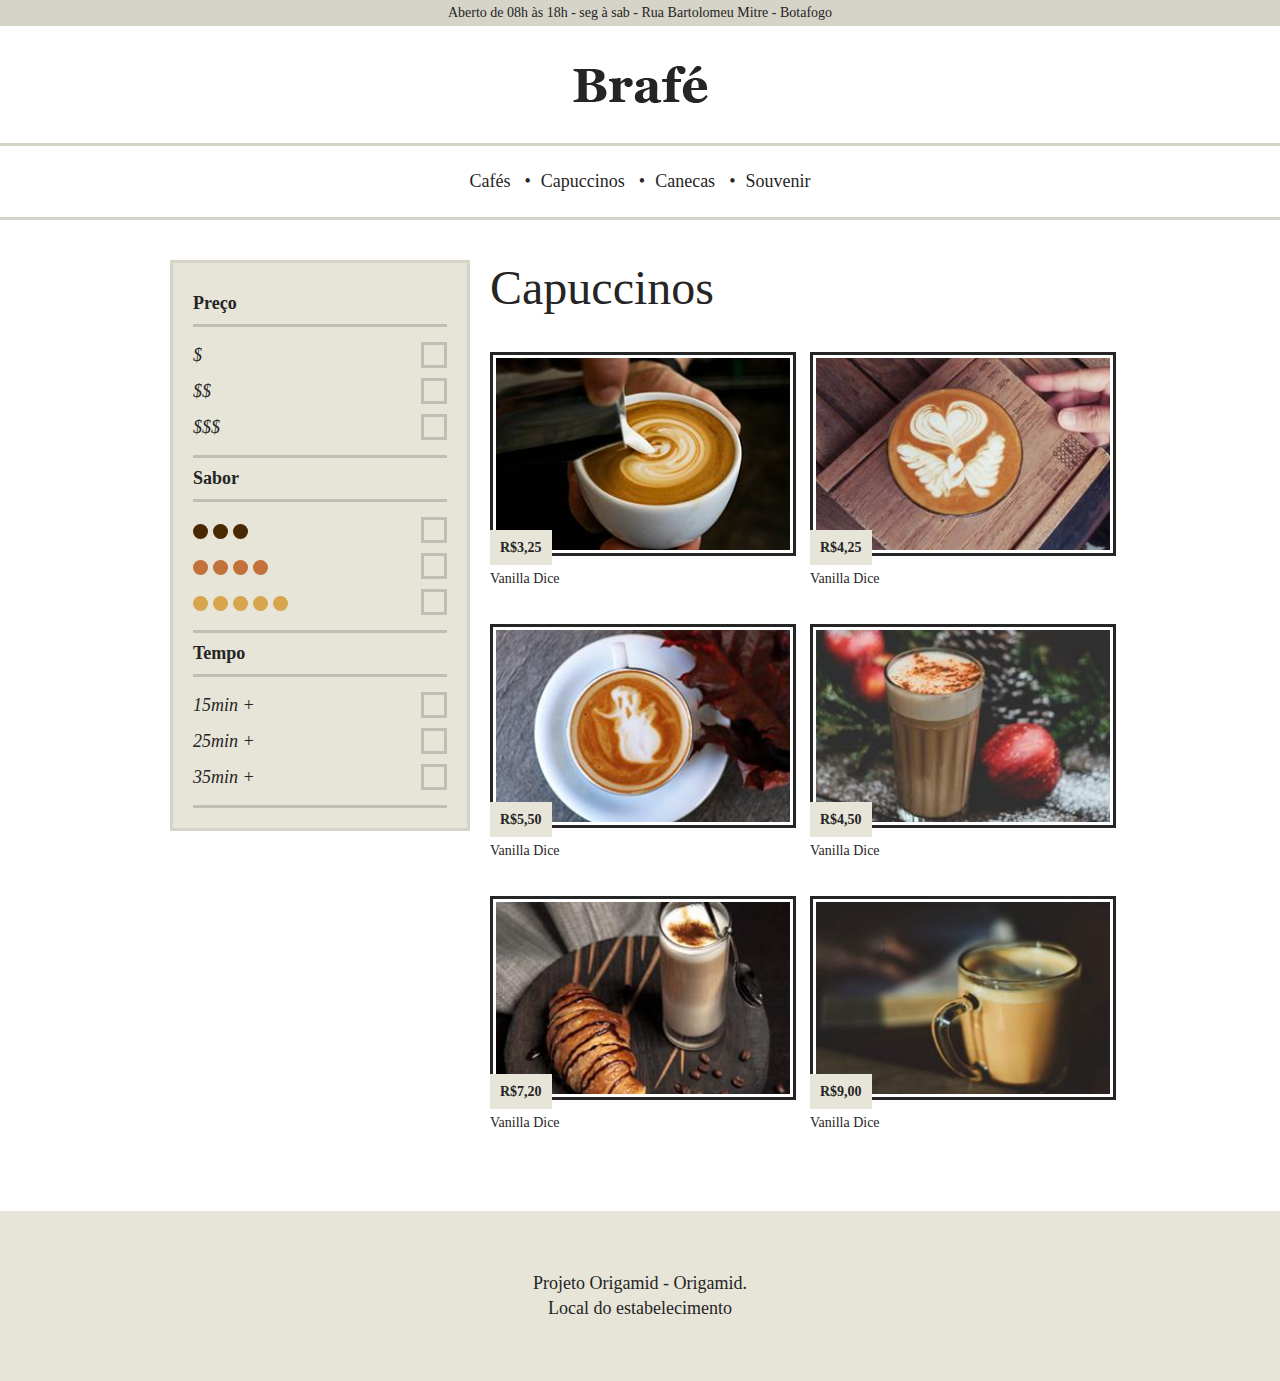
<file: brafe-layout-2/index.html>
<!DOCTYPE html>
<html lang="pt-br">
<head>
  <meta charset="UTF-8">
  <meta name="viewport" content="width=device-width, initial-scale=1.0">
  <title>Brafé 2</title>

  <link rel="stylesheet" type="text/css" href="css/style.css">
</head>
<body>
  <header>
    <div class="header-informacoes">
      <p>Aberto de 08h às 18h - seg à sab - Rua Bartolomeu Mitre - Botafogo</p>
    </div>
    <a class="header-logo" href="index.html">
      <img src="img/brafe.png" alt="Brafé">
    </a>
    <nav class="header-menu">
      <ul>
        <li><a href="#">Cafés</a></li>
        <li><a href="#">Capuccinos</a></li>
        <li><a href="#">Canecas</a></li>
        <li><a href="#">Souvenir</a></li>
      </ul>
    </nav>
  </header>

  <div class="container">
    <nav class="filtro">
      <h2>Preço</h2>
      <ul>
        <li>$</li>
        <li>$$</li>
        <li>$$$</li>
      </ul>
      <h2>Sabor</h2>
      <ul class="sabor">
        <li><span class="sabor-3">Marrom</span></li>
        <li><span class="sabor-4">Laranja</span></li>
        <li><span class="sabor-5">Amarelo</span></li>
      </ul>
      <h2>Tempo</h2>
      <ul>
        <li>15min +</li>
        <li>25min +</li>
        <li>35min +</li>
      </ul>
    </nav>
      <section class="produtos">
        <h1>Capuccinos</h1>
        <ul>
          <li>
            <img src="img/cafe-1.jpg" alt="Café 1">
            <span>R$3,25</span>
            <h2>Vanilla Dice</h2>
          </li>
          <li>
            <img src="img/cafe-2.jpg" alt="Café 2">
            <span>R$4,25</span>
            <h2>Vanilla Dice</h2>
          </li>
          <li>
            <img src="img/cafe-3.jpg" alt="Café 3">
            <span>R$5,50</span>
            <h2>Vanilla Dice</h2>
          </li>
          <li>
            <img src="img/cafe-4.jpg" alt="Café 4">
            <span>R$4,50</span>
            <h2>Vanilla Dice</h2>
          </li>
          <li>
            <img src="img/cafe-5.jpg" alt="Café 5">
            <span>R$7,20</span>
            <h2>Vanilla Dice</h2>
          </li>
          <li>
            <img src="img/cafe-6.jpg" alt="Café 6">
            <span>R$9,00</span>
            <h2>Vanilla Dice</h2>
          </li>
        </ul>
      </section>
  </div>

  <footer class="footer">
    <p>Projeto Origamid - Origamid.</p>
    <p>Local do estabelecimento</p>
  </footer>
  
</body>
</html>
</file>
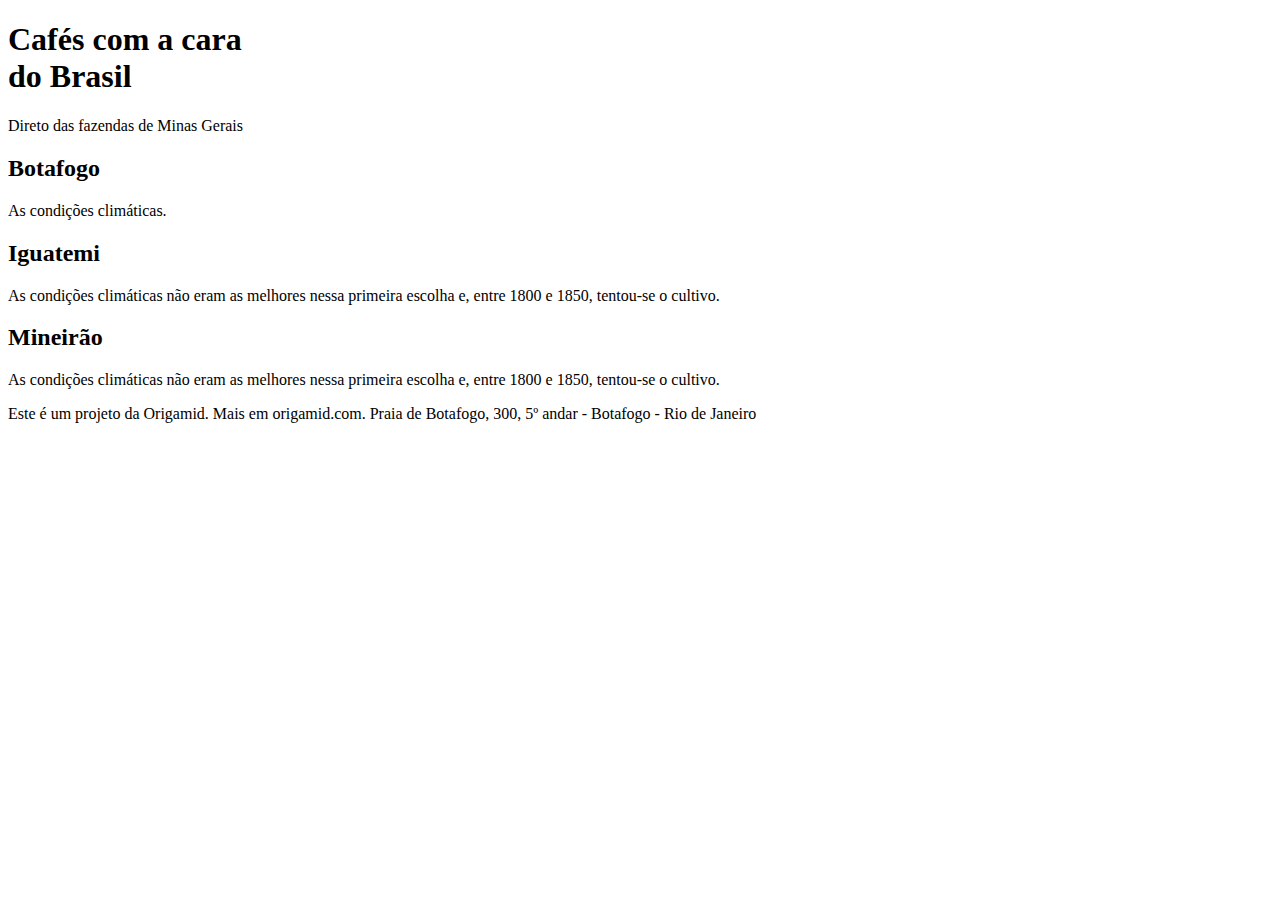
<file: flexbox-introducao/index.html>
<!DOCTYPE html>
<html>
<head>
	<title>Flexbox</title>
	<meta charset="utf-8">
	<meta name="viewport" content="width=device-width, initial-scale=1, shrink-to-fit=no">
	<link rel="stylesheet" type="text/css" href="./flexbox.css">
</head>
<body>
	
<style>



</style>

	<main>
		<h1>Cafés com a cara<br>do Brasil</h1>
		<p>Direto das fazendas de Minas Gerais</p>
	</main>
	
	<section>
		<div>
			<h2>Botafogo</h2>
			<p>As condições climáticas.</p>
		</div>
		
		<div>
			<h2>Iguatemi</h2>
			<p>As condições climáticas não eram as melhores nessa primeira escolha e, entre 1800 e 1850, tentou-se o cultivo.</p>
		</div>
		
		<div>
			<h2>Mineirão</h2>
			<p>As condições climáticas não eram as melhores nessa primeira escolha e, entre 1800 e 1850, tentou-se o cultivo.</p>
		</div>
	</section>
	
	<footer class="footer">
		<p>Este é um projeto da Origamid. Mais em origamid.com. Praia de Botafogo, 300, 5º andar - Botafogo - Rio de Janeiro</p>
	</footer>
	
</body>
</html>
</file>
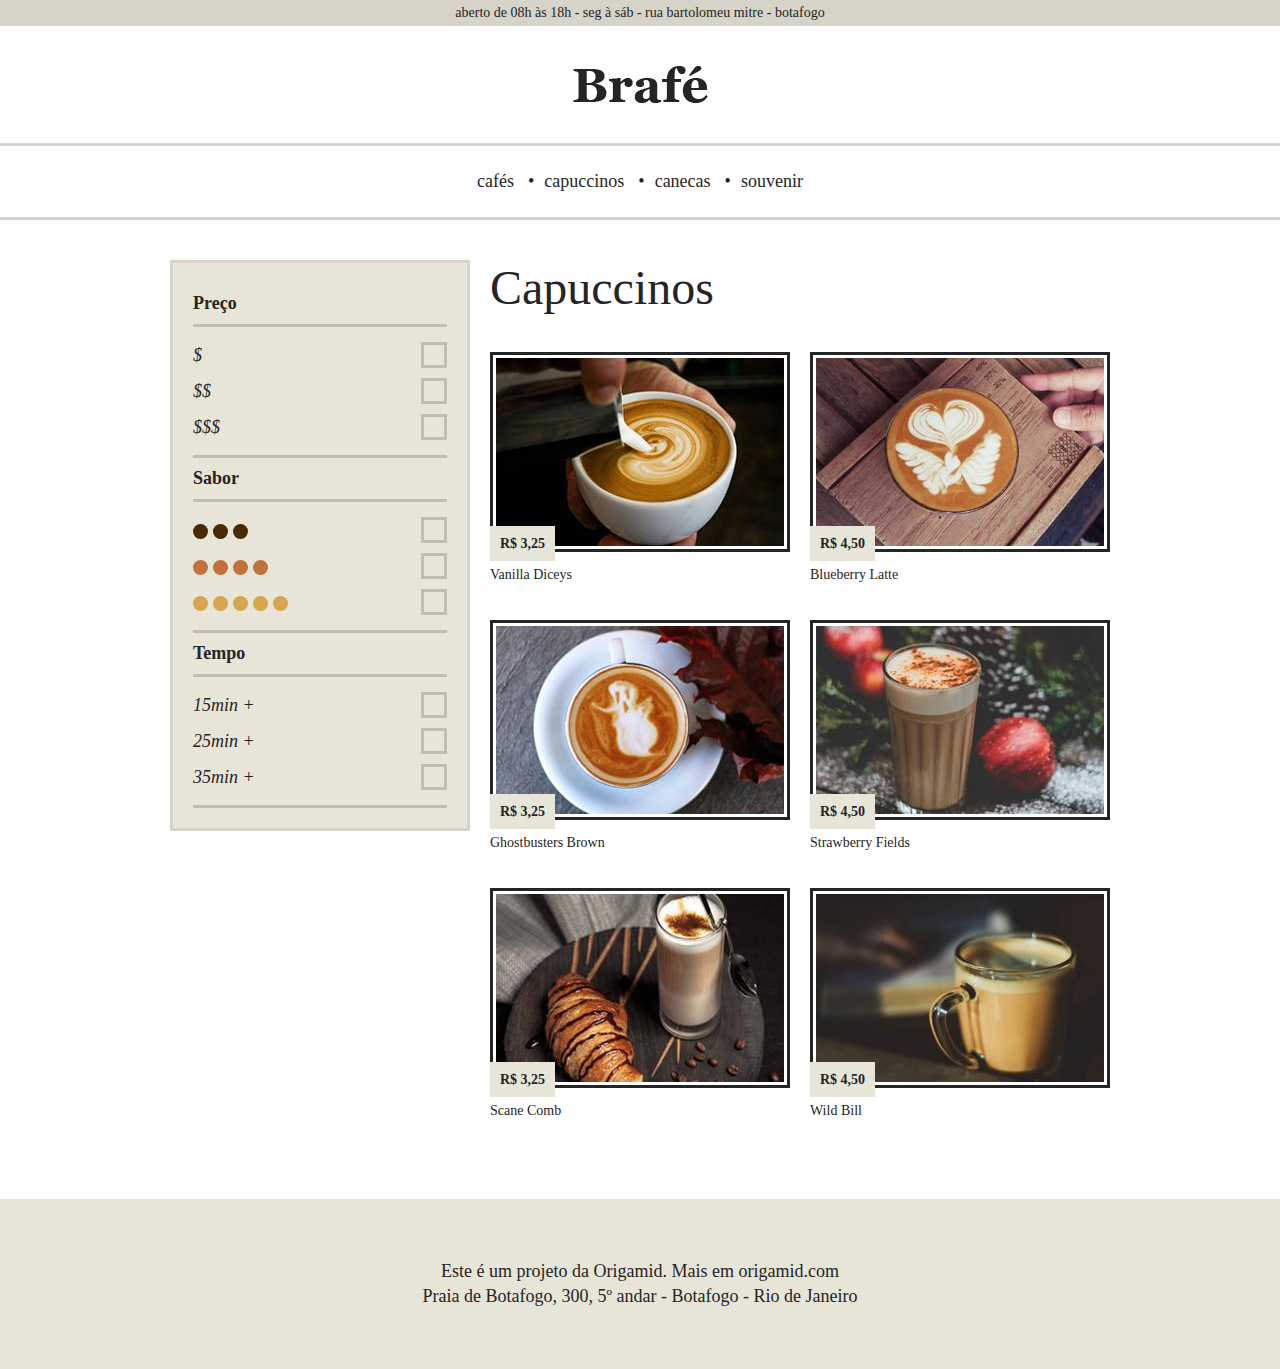
<file: brafe-2-grid-inicio/brafe-2-estrutura/index.html>
<!DOCTYPE html>
<html>
<head>
	<title>Brafé 2</title>
	<meta charset="utf-8">
	<meta name="viewport" content="width=device-width, initial-scale=1, shrink-to-fit=no">

	<link rel="stylesheet" type="text/css" href="css/grid.css">
	<link rel="stylesheet" type="text/css" href="css/style.css">
</head>
<body>
	
	<header>
		<div class="header-informacoes">
			<p>aberto de 08h às 18h - seg à sáb - rua bartolomeu mitre - botafogo</p>
		</div>
		<a class="header-logo" href="index.html">
			<img src="img/brafe.png" alt="Brafé">
		</a>
		<nav class="header-menu">
			<ul>
				<li><a href="#">cafés</a></li>
				<li><a href="#">capuccinos</a></li>
				<li><a href="#">canecas</a></li>
				<li><a href="#">souvenir</a></li>
			</ul>
		</nav>
	</header>
	
	<div class="container">
		<nav class="filtro grid-4">
			<h2>Preço</h2>
			<ul>
				<li>$</li>
				<li>$$</li>
				<li>$$$</li>
			</ul>
			<h2>Sabor</h2>
			<ul class="sabor">
				<li><span class="sabor-3">Marrom</span></li>
				<li><span class="sabor-4">Laranja</span></li>
				<li><span class="sabor-5">Amarelo</span></li>
			</ul>
			<h2>Tempo</h2>
			<ul>
				<li>15min +</li>
				<li>25min +</li>
				<li>35min +</li>
			</ul>
		</nav>
		
		<section class="produtos grid-8">
			<h1>Capuccinos</h1>
			<ul class="row-mobile">
				<li class="grid-mobile-6">
					<img src="img/cafe-1.jpg" alt="Café 1">
					<span>R$ 3,25</span>
					<h2>Vanilla Diceys</h2>
				</li>
				
				<li class="grid-mobile-6">
					<img src="img/cafe-2.jpg" alt="Café 1">
					<span>R$ 4,50</span>
					<h2>Blueberry Latte</h2>
				</li>
				
				<li class="grid-mobile-6">
					<img src="img/cafe-3.jpg" alt="Café 1">
					<span>R$ 3,25</span>
					<h2>Ghostbusters Brown</h2>
				</li>
				
				<li class="grid-mobile-6">
					<img src="img/cafe-4.jpg" alt="Café 1">
					<span>R$ 4,50</span>
					<h2>Strawberry Fields</h2>
				</li>
				
				<li class="grid-mobile-6">
					<img src="img/cafe-5.jpg" alt="Café 1">
					<span>R$ 3,25</span>
					<h2>Scane Comb</h2>
				</li>
				
				<li class="grid-mobile-6">
					<img src="img/cafe-6.jpg" alt="Café 1">
					<span>R$ 4,50</span>
					<h2>Wild Bill</h2>
				</li>
			</ul>
		</section>
	</div>
	
	<footer class="footer">
		<p>Este é um projeto da Origamid. Mais em origamid.com</p>
		<p>Praia de Botafogo, 300, 5º andar - Botafogo - Rio de Janeiro</p>
	</footer>
	
</body>
</html>
</file>
<file: brafe-1-grid/css/grid.css>
.container {
  max-width: 960px;
  margin: 0 auto;
}

.container::after, .container::before {
  content: '';
  display: table;
  clear: both;
}

.grid-1, .grid-2, .grid-3, .grid-4, .grid-5, .grid-6, .grid-7, .grid-8, .grid-9, .grid-10, .grid-11, .grid-12 {
  margin-left: 10px;
  margin-right: 10px;
  float: left;
  display: block;
  min-height: 1px;
}

.grid-1 {
  width: calc(8.333% - 20px);
}
.grid-2 {
  width: calc(16.666% - 20px);
}
.grid-3 {
  width: calc(25% - 20px);
}
.grid-4 {
  width: calc(33.333% - 20px);
}
.grid-5 {
  width: calc(41.666% - 20px);
}
.grid-6 {
  width: calc(50% - 20px);
}
.grid-7 {
  width: calc(58.333% - 20px);
}
.grid-8 {
  width: calc(66.666% - 20px);
}
.grid-9 {
  width: calc(75% - 20px);
}
.grid-10 {
  width: calc(83.333% - 20px);
}
.grid-11 {
  width: calc(91.666% - 20px);
}
.grid-12 {
  width: calc(100% - 20px);
}


@media (max-width: 739px) {
  .container {
    max-width: 300px;
  }

  .grid-1, .grid-2, .grid-3, .grid-4, .grid-5, .grid-6, .grid-7, .grid-8, .grid-9, .grid-10, .grid-11, .grid-12 {
    width: 100%;
    margin-left: 0px;
    margin-right: 0px;
    float: none;
  }
}
</file>
<file: brafe-2-bootstrap-inicio/css/style.css>
body, p, h1, h2, ul, li {
	margin: 0px;
	padding: 0px;
}

li {
	list-style: none;
}

body {
	font-family: Georgia, serif;
	color: #252525;
}

* {
	box-sizing: border-box;
}

/* MENU */

.header-informacoes {
	font-size: 0.875em;
	background: #d6d3c8;
	padding: 5px 0;
	text-align: center;
}

.header-logo img {
	display: block;
	margin: 40px auto;
}

.header-menu {
	border-top: 3px solid #d6d3c8;
	border-bottom: 3px solid #d6d3c8;
	text-align: center;
	margin-bottom: 40px;
	padding: 20px 0;
}

.header-menu li {
	display: inline-block;
}

.header-menu li a {
	display: block;
	padding: 5px 10px 5px 0;
	text-decoration: none;
	color: #252525;
	font-size: 1.125em;
}

.header-menu li a::before {
	content: '•';
	padding-right: 10px;
}

.header-menu li:first-child a::before {
	content: '';
}

/* FILTRO */

.filtro {
	background: #e7e4d8;
	border: 3px solid #d6d3c8;
	padding: 20px;
	align-self: flex-start;
}

@media (max-width: 768px) {
	.filtro {
		display: none;
	}
}

.filtro h2 {
	font-size: 1.125em;
	padding: 10px 0;
	font-weight: bold;
}

.filtro ul {
	border-top: 3px solid #c0beb4;
	border-bottom: 3px solid #c0beb4;
	padding: 10px 0;
}

.filtro li {
	font-style: italic;
	font-size: 1.125em;
	line-height: 2;
}

.filtro li::after {
	content: '';
	display: block;
	width: 20px;
	height: 20px;
	border: 3px solid #c0beb4;
	float: right;
	margin-top: 5px;
}

.sabor {
	overflow: hidden;
}

.sabor span {
	text-indent: -200px;
	display: inline-block;
	width: 15px;
	height: 15px;
	background: currentColor;
	border-radius: 50%;
	vertical-align: middle;
}

.sabor-3 {
	color: #492901;
	box-shadow: 20px 0 0 0 currentColor,
							40px 0 0 0 currentColor;
}

.sabor-4 {
	color: #c17139;
	box-shadow: 20px 0 0 0 currentColor,
							40px 0 0 0 currentColor,
							60px 0 0 0 currentColor;
}

.sabor-5 {
	color: #d7a54d;
	box-shadow: 20px 0 0 0 currentColor,
							40px 0 0 0 currentColor,
							60px 0 0 0 currentColor,
							80px 0 0 0 currentColor;
}

/*PRODUTOS*/

.produtos h1 {
	font-size: 3em;
	font-weight: normal;
}

.produtos li img {
	display: block;
	max-width: 100%;
	border: 3px solid #fff;
	box-shadow: 0 0 0 3px #252525;
	margin: 40px 3px 0 3px;
}

.produtos li span {
	background: #e7e4d8;
	padding: 10px;
	font-size: 0.875em;
	font-weight: bold;
	position: relative;
	top: -15px;;
}

.produtos li h2 {
	font-size: 0.875em;
	font-weight: normal;
}

.footer {
	background: #e7e4d8;
	text-align: center;
	padding: 60px 0;
	font-size: 1.125em;
	line-height: 1.4em;
	margin-top: 80px;
}
</file>
<file: brafe-2-flexbox-inicio/css/flex.css>
.flex {
  max-width: 960px;
  margin: 0 auto;

  display: flex;
  flex-wrap: wrap;
}

.flex-row {
  margin-right: -10px;
  margin-left: -10px;
  
  display: flex;
  flex-wrap: wrap;
}

.flex-item-4, .flex-item-6, .flex-item-8 {
  margin-right: 10px;
  margin-left: 10px;
  align-self: flex-start;
}

.flex-item-4 {
  flex:  0 0 calc(33.333% - 20px);
  max-width: calc(33.333% - 20px);
}

.flex-item-6 {
  flex:  0 0 calc(50% - 20px);
  max-width: calc(50% - 20px);
}

.flex-item-8 {
  flex:  0 0 calc(66.666% - 20px);
  max-width: calc(66.666% - 20px);
}

@media (max-width: 739px) {
  .flex {
    max-width: 300px;
    flex-direction: column;
  }
  .flex-item-4, .flex-item-8 {
    margin-right: 0px;
    margin-left: 0px;
    max-width: 300px;
    align-self: auto;
  }

}
</file>
<file: brafe-2-flexbox-inicio/css/style.css>
body, p, h1, h2, ul, li {
	margin: 0px;
	padding: 0px;
}

li {
	list-style: none;
}

body {
	font-family: Georgia, serif;
	color: #252525;
}

* {
	box-sizing: border-box;
}

/* MENU */

.header-informacoes {
	font-size: 0.875em;
	background: #d6d3c8;
	padding: 5px 0;
	text-align: center;
}

.header-logo img {
	display: block;
	margin: 40px auto;
}

.header-menu {
	border-top: 3px solid #d6d3c8;
	border-bottom: 3px solid #d6d3c8;
	text-align: center;
	margin-bottom: 40px;
	padding: 20px 0;
}

.header-menu li {
	display: inline-block;
}

.header-menu li a {
	display: block;
	padding: 5px 10px 5px 0;
	text-decoration: none;
	color: #252525;
	font-size: 1.125em;
}

.header-menu li a::before {
	content: '•';
	padding-right: 10px;
}

.header-menu li:first-child a::before {
	content: '';
}

/* FILTRO */

.filtro {
	background: #e7e4d8;
	border: 3px solid #d6d3c8;
	padding: 20px;
}

@media (max-width: 739px) {
	.filtro {
		display: none;
	}
}

.filtro h2 {
	font-size: 1.125em;
	padding: 10px 0
}

.filtro ul {
	border-top: 3px solid #c0beb4;
	border-bottom: 3px solid #c0beb4;
	padding: 10px 0;
}

.filtro li {
	font-style: italic;
	font-size: 1.125em;
	line-height: 2;
}

.filtro li::after {
	content: '';
	display: block;
	width: 20px;
	height: 20px;
	border: 3px solid #c0beb4;
	float: right;
	margin-top: 5px;
}

.sabor {
	overflow: hidden;
}

.sabor span {
	text-indent: -200px;
	display: inline-block;
	width: 15px;
	height: 15px;
	background: currentColor;
	border-radius: 50%;
	vertical-align: middle;
}

.sabor-3 {
	color: #492901;
	box-shadow: 20px 0 0 0 currentColor,
							40px 0 0 0 currentColor;
}

.sabor-4 {
	color: #c17139;
	box-shadow: 20px 0 0 0 currentColor,
							40px 0 0 0 currentColor,
							60px 0 0 0 currentColor;
}

.sabor-5 {
	color: #d7a54d;
	box-shadow: 20px 0 0 0 currentColor,
							40px 0 0 0 currentColor,
							60px 0 0 0 currentColor,
							80px 0 0 0 currentColor;
}

/*PRODUTOS*/

.produtos h1 {
	font-size: 3em;
	font-weight: normal;
}

.produtos li img {
	display: block;
	max-width: 100%;
	border: 3px solid #fff;
	box-shadow: 0 0 0 3px #252525;
	margin: 40px 3px 0 3px;
}

.produtos li span {
	background: #e7e4d8;
	padding: 10px;
	font-size: 0.875em;
	font-weight: bold;
	position: relative;
	top: -15px;;
}

.produtos li h2 {
	font-size: 0.875em;
	font-weight: normal;
}

.footer {
	background: #e7e4d8;
	text-align: center;
	padding: 60px 0;
	font-size: 1.125em;
	line-height: 1.4em;
	margin-top: 80px;
}
</file>
<file: brafe-layout-2/css/style.css>
body, p, h1, h2, ul, li {
  margin: 0px;
  padding: 0px;
}

li {
  list-style: none;
}

body {
  font-family: Georgia, 'Times New Roman', Times, serif;
  color: #252525;
}

* {
  box-sizing: border-box;
}


/* MENU */

.header-informacoes {
  font-size: 0.875em;
  background: #d6d3c8;
  padding: 5px 0;
  text-align: center;
}

.header-logo img {
  display: block;
  margin: 40px auto;
}

.header-menu {
  border-top: 3px solid #d6d3c8;
  border-bottom: 3px solid #d6d3c8;
  text-align: center;
  margin-bottom: 40px;
  padding: 20px 0;
}

.header-menu li {
  display: inline-block;
}

.header-menu li a {
  display: block;
  padding: 5px 10px 5px 0;
  text-decoration: none;
  font-size: 1.125em;
  color: #252525;
}

.header-menu li a::before {
  content: '•';
  padding-right: 10px;
}

.header-menu li:first-child a::before {
  content: '';
}

/* CONTEÚDO */

.container {
  max-width: 960px;
  margin: 0 auto;
}

.container::after, .container::before {
  content: '';
  display: table;
  clear: both;
}

@media (min-width: 740px) and (max-width: 980px) {
  .container {
    max-width: 720px;
  }
}

@media (max-width: 739px) {
  .container {
    max-width: 300px;
  }
}

/* FILTRO */

.filtro {
  background: #e7e4d8;
  border: 3px solid #d6d3c8;
  width: 300px;
  margin: 0 10px;
  padding: 20px;
  float: left;
}

@media (min-width: 740px) and (max-width: 980px) {
  .filtro {
    width: 220px;
  }
}

@media (max-width: 739px) {
  .filtro {
    display: none;
  }
}

.filtro h2 {
  font-size: 1.125em;
  padding: 10px 0;
}

.filtro ul {
  border-top: 3px solid #c0beb4;
  border-bottom: 3px solid #c0beb4;
  padding: 10px 0;
}

.filtro li {
  font-style: italic;
  font-size: 1.125em;
  line-height: 2;
}

.filtro li::after {
  content: '';
  display: block;
  width: 20px;
  height: 20px;
  border: 3px solid #c0beb4;
  float: right;
  margin-top: 5px;
}

.sabor {
  overflow: hidden;
}

.sabor span {
  text-indent: -200px;
  display: inline-block;
  width: 15px;
  height: 15px;
  border-radius: 50%;
  vertical-align: middle;

  background: currentColor;
}

.sabor-3 {
  color: #492901;
  box-shadow: 20px 0 0 0 currentColor, 
              40px 0 0 0 currentColor;
}

.sabor-4 {
  color: #c17139;
  box-shadow: 20px 0 0 0 currentColor, 
              40px 0 0 0 currentColor, 
              60px 0 0 0 currentColor;
}

.sabor-5 {
  color: #d7a54d;
  box-shadow: 20px 0 0 0 currentColor, 
              40px 0 0 0 currentColor, 
              60px 0 0 0 currentColor, 
              80px 0 0 0 currentColor;
}

/* PRODUTOS */

.produtos {
  width: 620px;
  margin: 0 10px;
  float: left;
}

.produtos h1 {
  font-size: 3em;
  font-weight: normal;
}

.produtos li {
  width: 300px;
  float: left;
}

.produtos li:nth-child(even) {
  margin-left: 20px;
}

.produtos li img {
  display: block;
  width: 100%;

  border: 3px solid #fff;
  box-shadow: 0 0 0 3px #252525;

  margin: 40px 3px 0 3px;
}

.produtos li span {
  background: #e7e4d8;
  padding: 10px;

  font-size: 0.875em;
  font-weight: bold;

  position: relative;
  top: -15px;
}

.produtos li h2{
  font-size: 0.875em;
  font-weight: normal;
}

@media (min-width: 740px) and (max-width: 980px) {
  .produtos {
    width: 460px;
  }

  .produtos li {
    width: 220px;
  }
}

@media (max-width: 739px) {
  .produtos {
    width: 300px;
  }

  .produtos li {
    width: 140px;
  }
}

/* FOOTER */

.footer {
  background: #e7e4d8;
  text-align: center;
  font-size: 1.125em;
  line-height: 1.4em;

  margin-top: 80px;
  padding: 60px 0;
}
</file>
<file: flexbox-introducao/flexbox.css>
/*

O flexbox foi criado para facilitar o posicionamento de componentes,
principalmente quando você não sabe a largura e a altura do mesmo.

Tudo começa com o display: flex; no elemento pai.
A interação é baseada na relação entre o elemento pais e os filhos.

Sendo o pai um container e os filhos items do container.

*/

/* CONTAINER */

/* O display flex no container, fará 
com que os filhos diretos se comportem como elementos flex */
.container {
	display: flex;
}

/* Define a direção dos itens filho */
.container {
	flex-direction: row | row-reverse | column | column-reverse;
}

/* Define se a linha quebra ou não */
.container{
  flex-wrap: nowrap | wrap | wrap-reverse;
}

/* Define a distribuição horizontal do conteúdo */
.container{
  justify-content: flex-start | flex-end | center | space-between | space-around;
}

/* Define o alinhamento dos itens */
.container {
  align-items: flex-start | flex-end | center | baseline | stretch;
}

/* Define a distribuição vertical do conteúdo */
.container {
  align-content: flex-start | flex-end | center | space-between | space-around | stretch;
}

/* ITEMS */

/* Define a ordem do item */
.item {
  order: 1;
}

/* Define a proporção do item */
.item {
  flex-grow: 1; /* 0 é o padrão */
}

/* Define a capacidade de encolher do item */
.item {
  flex-shrink: 1; /* 1 é o padrão */
}

/* Define um valor base para o item */
.item {
  flex-basis: 200px | auto; /* default auto */
}

/* Atalhos para os itens acima */
.item {
  flex: none | [ <'flex-grow'> <'flex-shrink'>? || <'flex-basis'> ]
}

/* Define o alinhamento do item */
.item {
  align-self: auto | flex-start | flex-end | center | baseline | stretch;
}
</file>
<file: brafe-2-grid-inicio/brafe-2-estrutura/css/grid.css>
.container {
  max-width: 960px;
  margin: 0 auto;
}

.container::after, .container::before {
  content: '';
  display: table;
  clear: both;
}

.grid-1, .grid-2, .grid-3, .grid-4, .grid-5, .grid-6, .grid-7, .grid-8, .grid-9, .grid-10, .grid-11, .grid-12, .grid-mobile-6 {
  float: left;
  display: block;
  min-height: 1px;
  margin-left: 10px;
  margin-right: 10px;
}

.grid-1 {
  width: calc(8.333% - 20px);
}

.grid-2 {
  width: calc(16.666% - 20px);
}

.grid-3 {
  width: calc(25% - 20px);
}

.grid-4 {
  width: calc(33.333% - 20px);
}

.grid-5 {
  width: calc(41.666% - 20px);
}

.grid-6 {
  width: calc(50% - 20px);
}

.grid-mobile-6 {
  width: calc(50% - 20px);
}

.grid-7 {
  width: calc(58.333% - 20px);
}

.grid-8 {
  width: calc(66.666% - 20px);
}

.grid-9 {
  width: calc(75% - 20px);
}

.grid-10 {
  width: calc(83.333% - 20px);
}

.grid-11 {
  width: calc(91.666% - 20px);
}

.grid-12 {
  width: calc(100% - 20px);
}

.row, .row-mobile {
  margin-right: -10px;
  margin-left: -10px;
}

.row::after, .row::before, .row-mobile::after, .row-mobile::before {
  content: '';
  display: table;
  clear: both;
}

@media (max-width: 739px) {
  .container {
    max-width: 300px;
  }
  .grid-1, .grid-2, .grid-3, .grid-4, .grid-5, .grid-6, .grid-7, .grid-8, .grid-9, .grid-10, .grid-11, .grid-12 {
    float: none;
    width: 100%;
    min-height: 1px;
    margin-left: 0px;
    margin-right: 0px;
  }
  .row {
    margin-right: 0px;
    margin-left: 0px;
  }
}
</file>
<file: brafe-2-grid-inicio/brafe-2-estrutura/css/style.css>
body, p, h1, h2, ul, li {
	margin: 0px;
	padding: 0px;
}

li {
	list-style: none;
}

body {
	font-family: Georgia, serif;
	color: #252525;
}

* {
	box-sizing: border-box;
}

/* MENU */

.header-informacoes {
	font-size: 0.875em;
	background: #d6d3c8;
	padding: 5px 0;
	text-align: center;
}

.header-logo img {
	display: block;
	margin: 40px auto;
}

.header-menu {
	border-top: 3px solid #d6d3c8;
	border-bottom: 3px solid #d6d3c8;
	text-align: center;
	margin-bottom: 40px;
	padding: 20px 0;
}

.header-menu li {
	display: inline-block;
}

.header-menu li a {
	display: block;
	padding: 5px 10px 5px 0;
	text-decoration: none;
	color: #252525;
	font-size: 1.125em;
}

.header-menu li a::before {
	content: '•';
	padding-right: 10px;
}

.header-menu li:first-child a::before {
	content: '';
}

/* FILTRO */

.filtro {
	background: #e7e4d8;
	border: 3px solid #d6d3c8;
	padding: 20px;
}

@media (max-width: 739px) {
	.filtro {
		display: none;
	}
}

.filtro h2 {
	font-size: 1.125em;
	padding: 10px 0
}


.filtro ul {
	border-top: 3px solid #c0beb4;
	border-bottom: 3px solid #c0beb4;
	padding: 10px 0;
}

.filtro li {
	font-style: italic;
	font-size: 1.125em;
	line-height: 2;
}

.filtro li::after {
	content: '';
	display: block;
	width: 20px;
	height: 20px;
	border: 3px solid #c0beb4;
	float: right;
	margin-top: 5px;
}

.sabor {
	overflow: hidden;
}

.sabor span {
	text-indent: -200px;
	display: inline-block;
	width: 15px;
	height: 15px;
	background: currentColor;
	border-radius: 50%;
	vertical-align: middle;
}

.sabor-3 {
	color: #492901;
	box-shadow: 20px 0 0 0 currentColor,
							40px 0 0 0 currentColor;
}

.sabor-4 {
	color: #c17139;
	box-shadow: 20px 0 0 0 currentColor,
							40px 0 0 0 currentColor,
							60px 0 0 0 currentColor;
}

.sabor-5 {
	color: #d7a54d;
	box-shadow: 20px 0 0 0 currentColor,
							40px 0 0 0 currentColor,
							60px 0 0 0 currentColor,
							80px 0 0 0 currentColor;
}

/*PRODUTOS*/

.produtos h1 {
	font-size: 3em;
	font-weight: normal;
}

.produtos li img {
	display: block;
	max-width: 100%;
	border: 3px solid #fff;
	box-shadow: 0 0 0 3px #252525;
	margin: 40px 3px 0 3px;
}

.produtos li span {
	background: #e7e4d8;
	padding: 10px;
	font-size: 0.875em;
	font-weight: bold;
	position: relative;
	top: -15px;;
}

.produtos li h2 {
	font-size: 0.875em;
	font-weight: normal;
}

.footer {
	background: #e7e4d8;
	text-align: center;
	padding: 60px 0;
	font-size: 1.125em;
	line-height: 1.4em;
	margin-top: 80px;
}
</file>
<file: css/style.css>
/* 
breakpoint
960
740
 */

/* RESET */

body, h1, h2, h3, p, ul {
  padding: 0px;
  margin: 0px;
}

body {
  font-family: Georgia, serif;
  color: #252525;
}

* {
  box-sizing: border-box;
}

/* MENU */

.menu {
  background: #252525;
  padding: 20px 0;
}

.menu-container {
  max-width: 960px;
  margin: 0 auto;
}

/* clearfix */

.menu-container::after, .menu-container::before {
  content: '';
  display: table;
  clear: both;
}

/* fim clearfix */

.menu-logo {
  display: block;
  float: left;
  margin-left: 10px;
}

.menu-nav {
  float: right;
  margin-right: 10px;
}

.menu-nav li {
  display: inline-block;
}

.menu-nav a {
  display: block;
  padding: 10px;
  text-decoration: none;
  color: #fff;
  font-size: 1.125em;
}

/* responsivo menu */

@media (max-width: 739px) {
  .menu {
    text-align: center;
  }

  a.menu-logo {
    float: none;
    margin: 0 auto;
  }

  .menu-nav {
    float: none;
  }
}

/* intro */

.intro {
  background: url('../img/bg-intro.jpg') no-repeat center center;
  background-size: cover;
  padding: 150px 0;
  text-align: center;
  color: #fff;
}

.intro h1 {
  text-transform: uppercase;
  font-size: 3em;
}

.intro h1::after {
  content: '';
  display: block;
  width: 20px;
  height: 4px;
  background: #fff;
  margin: 10px auto;
}

.intro p {
  font-style: italic;
  font-size: 1.125em;
}


@media (max-width: 739px) {
  .intro {
    padding: 60px 0;
  }
}

/* Sobre */

.sobre {
  padding: 60px 0;
}

.sobre h2 {
  text-align: center;
  font-size: 2.25em;
  margin-bottom: 60px;
}

.sobre-container {
  max-width: 960px;
  margin: 0 auto;
}

.sobre-container::after, .sobre-container::before {
  content: '';
  display: table;
  clear: both;
}

.sobre-item {
  width: 460px;
  float: left;
  margin: 0 10px;
}

.sobre-item img {
  display: block;
  max-width: 100%;
}

.sobre-item h3 {
  font-size: 2.25em;
  line-height: 1em;
  background: #252525;
  width: 220px;
  color: #fff;
  font-style: italic;
  font-weight: normal;
  text-align: center;
  padding: 5px 0 10px 0;
  top: -25px;
  position: relative;
}

.sobre > p {
  font-size: 1.125em;
  line-height: 1.4em;
  font-style: italic;
  text-align: center;
  margin: 20px auto;
  max-width: 460px;
}


@media (min-width: 739px)  and (max-width: 980px) {
  .sobre-container {
    max-width: 720px;
  }
  
  .sobre-item {
    width: 340px;
  }
}

@media (max-width:739px) {
  .sobre-container {
    max-width: 300px;
  }

  .sobre-item {
    width: 300px;
    margin: 0 auto;
  }
}

/* Produtos */

.produtos {
  background: #e7e4d8;
  padding: 60px 0;
  border-top: 3px solid #d6d3c8;
  border-bottom: 3px solid #d6d3c8;
}

.produtos-container {
  max-width: 960px;
  margin: 0 auto;
}

.produtos-container::after, .produtos-container::before {
  content: '';
  display: table;
  clear: both;
}

.produtos-item {
  width: 300px;
  float: left;
  margin: 0 10px 20px 10px;
}

.produtos-item h2 {
  text-align: center;
  font-size: 2.25em;
  margin-bottom: 20px;
}

.produtos-item h2::before {
  content: '';
  display: block;
  width: 100px;
  height: 100px;
  background: currentColor;
  border-radius: 50%;
  margin: 20px auto;
  border: 5px solid #e7e4d8;
  box-shadow: 0 0 0 10px currentColor;
}

h2.produtos-paulista::before {
  color: #492901;
}

h2.produtos-carioca::before {
  color: #c17139;
}
h2.produtos-mineiro::before {
  color: #d7a54d;
}

.produtos_item p {
  font-size: 0.875em;
  line-height: 1.4em;
}

.produtos-btn {
  width: 180px;
  border: 3px solid;
  color: #252525;
  text-decoration: none;
  display: block;
  font-size: 1.125em;
  font-weight: bold;
  text-transform: uppercase;
  text-align: center;
  padding: 15px 0;
  margin: 20px auto 0 auto;
}


@media (min-width: 739px)  and (max-width: 980px) {
  .produtos-container {
    max-width: 720px;
  }
  
  .produtos-item {
    width: 220px;
  }
}

@media (max-width:739px) {
  .produtos-container {
    max-width: 300px;
  }

  .produtos-item {
    margin: 0 auto 20px auto;
  }
}

/* LOCAIS */

.locais {
  max-width: 960px;
  margin: 0 auto;
  padding: 20px 0;
}

.locais-item {
  clear: both;
  margin: 60px auto;
}

.locais-item::after, .locais-item::before {
  content: '';
  display: table;
  clear: both;
}

.locais-item img {
  width: 460px;
  display: block;
  float: left;
  margin: 0 10px;
}

.locais-item > div {
  width: 460px;
  float: left;
  margin: 0 10px;
}

.locais-item h2 {
  font-size: 2.25em;
  margin-bottom: 20px;
}

.locais-item p {
  font-size: 1.125em;
  line-height: 1.4em;
  max-width: 320px;
  margin-bottom: 40px;
}

.locais-item a {
  font-size: 1.125em;
  text-transform: uppercase;
  text-decoration: none;
  border: 3px solid;
  color: #252525;
  padding: 10px 20px;
}


@media (min-width: 739px)  and (max-width: 980px) {
  .locais {
    max-width: 720px;
  }

  .locais-item > div, .locais-item img {
    width: 340px;
  }
}

@media (max-width:739px) {
  .locais {
    max-width: 300px;
  }

  .locais-item img, .locais-item > div {
    width: 300px;
    margin: 0px;
  }
}

/* ASSINE */

.assine {
  background-color: #e7e4d8;
  padding: 30px 0;
}

.assine-container {
  max-width: 960px;
  margin: 0 auto;
}

.assine-container::after, .assine-container::before {
  content: '';
  display: table;
  clear: both;
}

.assine-info {
  width: 460px;
  margin: 0 10px;
  float: left;
}

.assine-info h2 {
  font-size: 2.25em;
}

.assine-info p {
  font-size: 1.5em;
  font-style: italic;
}

.assine form {
  width: 460px;
  margin: 10px 10px 0 10px;
  float: left;
}

.assine form label {
  display: none;
}

.assine form input {
  width: 320px;
  border: 3px solid #252525;
  background: none;
  font-size: 1.5em;
  font-style: italic;
  font-family: Georgia, serif;
  padding: 10px;
  float: left;
}

.assine button {
  width: 140px;
  background: #252525;
  border: none;
  font-family: Georgia, serif;
  text-transform: uppercase;
  font-size: 1.5em;
  padding: 13px 0;
  color: #fff;
  cursor: pointer;
}

@media (min-width: 739px)  and (max-width: 980px) {
  .assine-container {
    max-width: 720px;
  }

  .assine-info, .assine form, .assine input {
    width: 340px;
  }
}

@media (max-width:739px) {
  .assine-container {
    max-width: 300px;
  }

  .assine-info, .assine form, .assine input {
    width: 300px;
    margin: 10px 0 0 0;
  }
}

/* FOOTER */

.footer {
  background: #d6d3c8;
  padding: 40px 0;
}

.footer-container {
  max-width: 960px;
  margin: 0 auto;
}

.footer-container::after, .footer-container::before {
  content: '';
  display: table;
  clear: both;
}

.footer p {
  float: left;
  margin: 0 10px;
  font-size: 1.125em;
  line-height: 1.4em;
}

.footer img {
  float: right;
  margin: 0 10px;
  display: block;
}


@media (max-width:739px) {
  .footer-container {
    max-width: 300px;
  }

  .footer p {
    float: none;
    margin: 0px;
  }

  .footer img {
    float: none;
    margin: 10px 0;
  }
}
</file>
<file: brafe-1-bootstrap/css/style.css>
/* Reset */

body, h1, h2, h3, p, ul {
	padding: 0px;
	margin: 0px;
}

body {
	font-family: Georgia, serif;
	color: #252525;
}

* {
	box-sizing: border-box;
}

img {
	display: block;
	max-width: 100%;
}

/* Menu */

.menu {
	background: #252525;
	padding: 15px 0px;
}

.menu-nav a {
	text-decoration: none;
	color: #fff;
	font-size: 1.125em;
}

.menu-nav ul {
	float: right;
	list-style: none;
}

.menu-nav ul li {
	display: inline-block;
}

.menu-nav ul li a {
	display: inline-block;
	padding: 10px;
	margin-left: 10px;
}

@media (max-width: 768px) {
	.menu-nav ul {
		float: none;
	}

	.menu-nav ul li a {
		padding-left: 0px;
		margin-left: 0px;
	}
}

/* Intro */

.intro {
	background: url('../img/bg-intro.jpg') no-repeat center center;
	background-size: cover;
	color: #fff;
	padding: 150px 0;
	text-align: center;
}

.intro h1 {
	text-transform: uppercase;
	font-size: 3em;
	font-weight: bold;
}

.intro h1::after {
	content: '';
	display: block;
	width: 20px;
	height: 4px;
	background: #fff;
	margin: 15px auto;
}

.intro p {
	font-style: italic;
	font-size: 1.125em;
}

@media (max-width: 768px) {
	.intro {
		padding: 60px 0;
	}
}

/* Sobre */

.sobre {
	padding-top: 60px;
	padding-bottom: 60px;
}

.sobre h2 {
	font-size: 2.25em;
	text-align: center;
	margin-bottom: 60px;
	font-weight: bold;
}

.sobre-item h3 {
	font-size: 2.25em;
	line-height: 1em;
	background: #252525;
	color: #fff;
	font-style: italic;
	font-weight: normal;
	text-align: center;
	position: relative;
	width: 220px;
	padding: 5px 0 10px 0;
	top: -25px;
}

.sobre > p {
	font-size: 1.125em;
	line-height: 1.4em;
	font-style: italic;
	max-width: 460px;
	text-align: center;
	margin: 20px auto;
}

/* Produtos */

.produtos {
	background: #e7e4d8;
	border-top: 3px solid #d6d3c8;
	border-bottom: 3px solid #d6d3c8;
	padding-top: 60px;
	padding-bottom: 60px;
}

.produtos-item {
	margin-bottom: 40px;
}

.produtos-item h2 {
	font-size: 2.25em;
	text-align: center;
	margin-bottom: 20px;
	font-weight: bold;
}

.produtos-item h2::before {
	content: '';
	display: block;
	width: 100px;
	height: 100px;
	background: currentColor;
	border-radius: 50%;
	border: 5px solid #e7e4d8;
	box-shadow: 0 0 0 5px currentColor;
	margin: 20px auto;
}

h2.produtos-paulista::before {
	color: #492901;
}

h2.produtos-carioca::before {
	color: #c17139;
}

h2.produtos-mineiro::before {
	color: #d7a54d;
}

.produtos-item p {
	font-size: 0.875em;
	line-height: 1.4em;
}

.produtos-btn {
	border: 3px solid #252525;
	color: #252525;
	text-decoration: none;
	text-align: center;
	font-size: 1.125em;
	font-weight: bold;
	text-transform: uppercase;
	width: 180px;
	display: block;
	margin: 20px auto 0 auto;
	padding: 15px 0;
}

.produtos-btn:hover {
	text-decoration: none;
	color: #C17139;
	border-color: #c17139;
}

/* Locais */

.locais {
	padding-top: 60px;
	padding-bottom: 60px;
}

.locais-item {
	margin-bottom: 40px;
}

.locais-item h2 {
	font-size: 2.25em;
	margin-bottom: 20px;
	font-weight: bold;
}

.locais-item p {
	font-size: 1.125em;
	line-height: 1.4em;
	max-width: 320px;
	margin-bottom: 20px;
}

.locais-item a {
	font-size: 1.125em;
	text-transform: uppercase;
	text-decoration: none;
	border: 3px solid;
	color: #252525;
	padding: 10px 20px;
}

/* Assine */

.assine {
	background: #e7e4d8;
	padding-top: 30px;
	padding-bottom: 30px;
}

.assine-info h2 {
	font-size: 2.25em;
	font-weight: bold;
}

.assine-info p {
	font-size: 1.5em;
	font-style: italic;
}

.assine form {
	margin-top: 10px;
	display: flex;
	flex-wrap: wrap;
	align-content: flex-start;
}

.assine form label {
	display: none;
}

.assine input {
	border: 3px solid #252525;
	background: none;
	font-size: 1.5em;
	font-style: italic;
	font-family: Georgia, serif;
	align-self: flex-start;
	padding: 10px;
}

.assine button {
	background: #252525;
	border: none;
	font-family: Georgia, serif;
	text-transform: uppercase;
	font-size: 1.5em;
	color: #fff;
	cursor: pointer;
	align-self: flex-start;
	padding: 13px;
}

/*Footer*/

.footer {
	background: #d6d3c8;
	padding-top: 40px;
	padding-bottom: 40px;
}

.footer p {
	font-size: 1.125em;
	line-height: 1.4em;
}

.footer img {
	float: right;
}

@media (max-width: 768px) {
	.footer img {
		float: none;
		margin-top: 20px;
	}
}
</file>
<file: brafe-1-flexbox-inicio/css/style.css>
/* Reset */

body, h1, h2, h3, p, ul {
	padding: 0px;
	margin: 0px;
}

body {
	font-family: Georgia, serif;
	color: #252525;
}

* {
	box-sizing: border-box;
}

.container {
	display: flex;
	max-width: 960px;
	margin: 0 auto;
}

@media (max-width: 739px) {
	.container {
		max-width: 300px;
		flex-direction: column;
	}
}

/* Menu */

.menu {
	background: #252525;
	padding: 15px 0;
}

.menu-nav a {
	text-decoration: none;
	color: #fff;
	font-size: 1.125em;
}

.menu-logo {
	margin: 0 10px;
}

.menu-nav {
	flex: 1;
	align-self: center;
	margin: 0 10px;
}

.menu-nav ul {
	float: right;
	display: flex;
	list-style: none;
}

.menu-nav ul li a {
	padding: 10px;
} 

@media (max-width: 739px) {
	.menu-nav  {
		margin: 0px;
	}

	.menu-logo {
		margin: 0px;
	}

	.menu-nav ul li a {
		padding-left: 0px;
	}
}

/* Intro */

.intro {
	background: url('../img/bg-intro.jpg') no-repeat center center;
	background-size: cover;
	color: #fff;
	padding: 150px 0;
	text-align: center;
}

@media (max-width: 739px) {
	.intro {
		padding: 60px 0;
	}
}

.intro h1 {
	text-transform: uppercase;
	font-size: 3em;
}

.intro h1::after {
	content: '';
	display: block;
	width: 20px;
	height: 4px;
	background: #fff;
	margin: 10px auto;
}

.intro p {
	font-style: italic;
	font-size: 1.125em;
}

/* Sobre */

.sobre {
	padding: 60px 0;
}

.sobre h2 {
	font-size: 2.25em;
	text-align: center;
	margin-bottom: 60px;
}

.sobre-item h3 {
	font-size: 2.25em;
	line-height: 1em;
	background: #252525;
	color: #fff;
	font-style: italic;
	font-weight: normal;
	text-align: center;
	position: relative;
	width: 220px;
	padding: 5px 0 10px 0;
	top: -25px;
}

.sobre-item {
	flex: 1;
	margin: 0 10px;
}

@media (max-width: 739px) {
	.sobre-item {
		margin-right: 0px;
		margin-left: 0px;
	}
}

.sobre-item img {
	display: block;
	max-width: 100%;
}

.sobre > p {
	font-size: 1.125em;
	line-height: 1.4em;
	font-style: italic;
	margin: 20px auto;
	max-width: 460px;
	text-align: center;
}


/* Produtos */

.produtos {
	background: #e7e4d8;
	border-top: 3px solid #d6d3c8;
	border-bottom: 3px solid #d6d3c8;
	padding: 60px 0;
}

.produtos-item {
	flex: 1;
	margin: 0 10px 40px 10px;
}

.produtos-item h2 {
	font-size: 2.25em;
	text-align: center;
	margin-bottom: 20px;
}

.produtos-item h2::before {
	content: '';
	display: block;
	width: 100px;
	height: 100px;
	background: currentColor;
	border-radius: 50%;
	border: 5px solid #e7e4d8;
	box-shadow: 0 0 0 5px currentColor;
	margin: 20px auto;
}

h2.produtos-paulista::before {
	color: #492901;
}

h2.produtos-carioca::before {
	color: #c17139;
}

h2.produtos-mineiro::before {
	color: #d7a54d;
}

.produtos-item p {
	font-size: 0.875em;
	line-height: 1.4em;
}

.produtos-btn {
	border: 3px solid #252525;
	color: #252525;
	text-decoration: none;
	text-align: center;
	font-size: 1.125em;
	font-weight: bold;
	text-transform: uppercase;
	display: block;
	width: 180px;
	padding: 15px 0;
	margin: 20px auto 0 auto;
}

@media (max-width: 739px) {
	.produtos-item {
		margin-left: 0px;
		margin-right: 0px;
	}
}

/* Locais */

.locais {
	padding: 60px 0;
}

.locais-item {
	margin-bottom: 40px;
}

.locais-img, .locais-info {
	flex: 1;
	margin: 0 10px;
}

.locais-img img {
	display: block;
	max-width: 100%;
}

.locais-item h2 {
	font-size: 2.25em;
	margin-bottom: 20px;
}

.locais-item p {
	font-size: 1.125em;
	line-height: 1.4em;
	max-width: 320px;
	margin-bottom: 40px;
}

.locais-item a {
	font-size: 1.125em;
	text-transform: uppercase;
	text-decoration: none;
	border: 3px solid;
	color: #252525;
	padding: 10px 20px;
}

@media (max-width: 739px) {
	.locais-img, .locais-info {
		margin-left: 0px;
		margin-right: 0px;
	}
}



/* Assine */

.assine {
	background: #e7e4d8;
	padding: 30px 0;
}

.assine-info {
	flex: 1;
	margin: 0 10px;
}

.assine-info h2 {
	font-size: 2.25em;
}

.assine-info p {
	font-size: 1.5em;
	font-style: italic;
}

.assine form {
	flex: 1;
	margin: 0 10px;
	display: flex;
	flex-wrap: wrap;
	align-content: flex-start;
}

@media (max-width: 739px) {
	.assine-info {
		margin: 0 0 20px 0;
	}

	.assine form {
		margin: 0;
	}
}


.assine form label {
	display: none;
}

.assine input {
	flex: 1;
	align-self: flex-start;
	padding: 10px;
	border: 3px solid #252525;
	background: none;
	font-size: 1.5em;
	font-style: italic;
	font-family: Georgia, serif;
}

.assine button {
	flex: 1;
	align-self: flex-start;
	padding: 13px;
	background: #252525;
	border: none;
	font-family: Georgia, serif;
	text-transform: uppercase;
	font-size: 1.5em;
	color: #fff;
	cursor: pointer;
}

/*Footer*/

.footer {
	background: #d6d3c8;
	padding: 40px 0;
}

.footer p {
	font-size: 1.125em;
	line-height: 1.4em;
	margin: 0 10px;
	flex: 1;
}

.footer-img {
	margin: 0 10px;
}

@media (max-width: 739px) {
	.footer-img, .footer p {
		margin: 10px 0;
	}
}
</file>
<file: brafe-1-grid/css/style.css>
/* Reset */

body, h1, h2, h3, p, ul {
	padding: 0px;
	margin: 0px;
}

body {
	font-family: Georgia, serif;
	color: #252525;
}

* {
	box-sizing: border-box;
}

img {
	max-width: 100%;
	display: block;
}

/* Menu */

.menu {
	background: #252525;
	padding: 15px 0;
}

.menu-nav ul {
	float: right;
}

.menu-nav ul li {
	display: inline-block;
}

.menu-nav a {
	text-decoration: none;
	color: #fff;
	font-size: 1.125em;
	display: block;
	padding: 15px;
	margin-left: 10px;
}

@media (max-width: 739px) {
	.menu-nav ul {
		float: none;
	}

	.menu-nav ul li a {
		margin-left: 0px;
		padding-left: 0px;
		padding-right: 8px;
	}
}

/* Intro */

.intro {
	background: url('../img/bg-intro.jpg') no-repeat center center;
	background-size: cover;
	color: #fff;
	padding: 150px 0;
	text-align: center;
}

.intro h1 {
	text-transform: uppercase;
	font-size: 3em;
}

.intro h1::after {
	content: '';
	display: block;
	width: 20px;
	height: 4px;
	background: #fff;
	margin: 10px auto;
}

.intro p {
	font-style: italic;
	font-size: 1.125em;
}

@media (max-width: 739px) {
	.intro {
		padding: 60px 0;
	}
}

/* Sobre */

.sobre {
	padding: 60px 0;
}

.sobre h2 {
	font-size: 2.25em;
	text-align: center;
	margin-bottom: 60px;
}

.sobre-item h3 {
	font-size: 2.25em;
	line-height: 1em;
	background: #252525;
	color: #fff;
	font-style: italic;
	font-weight: normal;
	text-align: center;
	position: relative;
	width: 220px;
	padding: 5px 0 10px 0;
	top: -25px;
}

.sobre > p {
	font-size: 1.125em;
	line-height: 1.4em;
	font-style: italic;
	max-width: 460px;
	margin: 20px auto;
	text-align: center;
}

/* Produtos */

.produtos {
	background: #e7e4d8;
	border-top: 3px solid #d6d3c8;
	border-bottom: 3px solid #d6d3c8;
	padding: 60px 0;
}

.produtos-item {
	margin-bottom: 40px;
}

.produtos-item h2 {
	font-size: 2.25em;
	text-align: center;
	margin-bottom: 20px;
}

.produtos-item h2::before {
	content: '';
	display: block;
	width: 100px;
	height: 100px;
	background: currentColor;
	border-radius: 50%;
	border: 5px solid #e7e4d8;
	box-shadow: 0 0 0 5px currentColor;
	margin: 20px auto;
}

h2.produtos-paulista::before {
	color: #492901;
}

h2.produtos-carioca::before {
	color: #c17139;
}

h2.produtos-mineiro::before {
	color: #d7a54d;
}

.produtos-item p {
	font-size: 0.875em;
	line-height: 1.4em;
}

.produtos-btn {
	border: 3px solid #252525;
	color: #252525;
	text-decoration: none;
	text-align: center;
	font-size: 1.125em;
	font-weight: bold;
	text-transform: uppercase;
	display: block;
	width: 180px;
	padding: 15px 0;
	margin: 0 auto;
}

/* Locais */

.locais {
	padding: 60px 0;
}

.locais-item {
	margin-bottom: 40px;
}

.locais-item h2 {
	font-size: 2.25em;
	margin-bottom: 20px;
}

.locais-item p {
	font-size: 1.125em;
	line-height: 1.4em;
	max-width: 320px;
	margin-bottom: 40px;
}

.locais-item a {
	font-size: 1.125em;
	text-transform: uppercase;
	text-decoration: none;
	border: 3px solid;
	color: #252525;
	padding: 10px 20px;
}

/* Assine */

.assine {
	background: #e7e4d8;
	padding: 30px 0;
}

.assine-info h2 {
	font-size: 2.25em;
}

.assine-info p {
	font-size: 1.5em;
	font-style: italic;
}

.assine form label {
	display: none;
}

.assine input {
	border: 3px solid #252525;
	background: none;
	font-size: 1.5em;
	font-style: italic;
	font-family: Georgia, serif;
	width: calc(100% - 140px);
	padding: 10px;
	float: left;
}

.assine button {
	background: #252525;
	border: none;
	font-family: Georgia, serif;
	text-transform: uppercase;
	font-size: 1.5em;
	color: #fff;
	cursor: pointer;
	width: 140px;
	padding: 13px 0;
}

/*Footer*/

.footer {
	background: #d6d3c8;
	padding: 40px 0;
}

.footer img {
	float: right;
}

.footer p {
	font-size: 1.125em;
	line-height: 1.4em;
}

@media (max-width: 739px) {
	.footer img {
		float: none;
		margin-top: 20px;
	}
}
</file>
